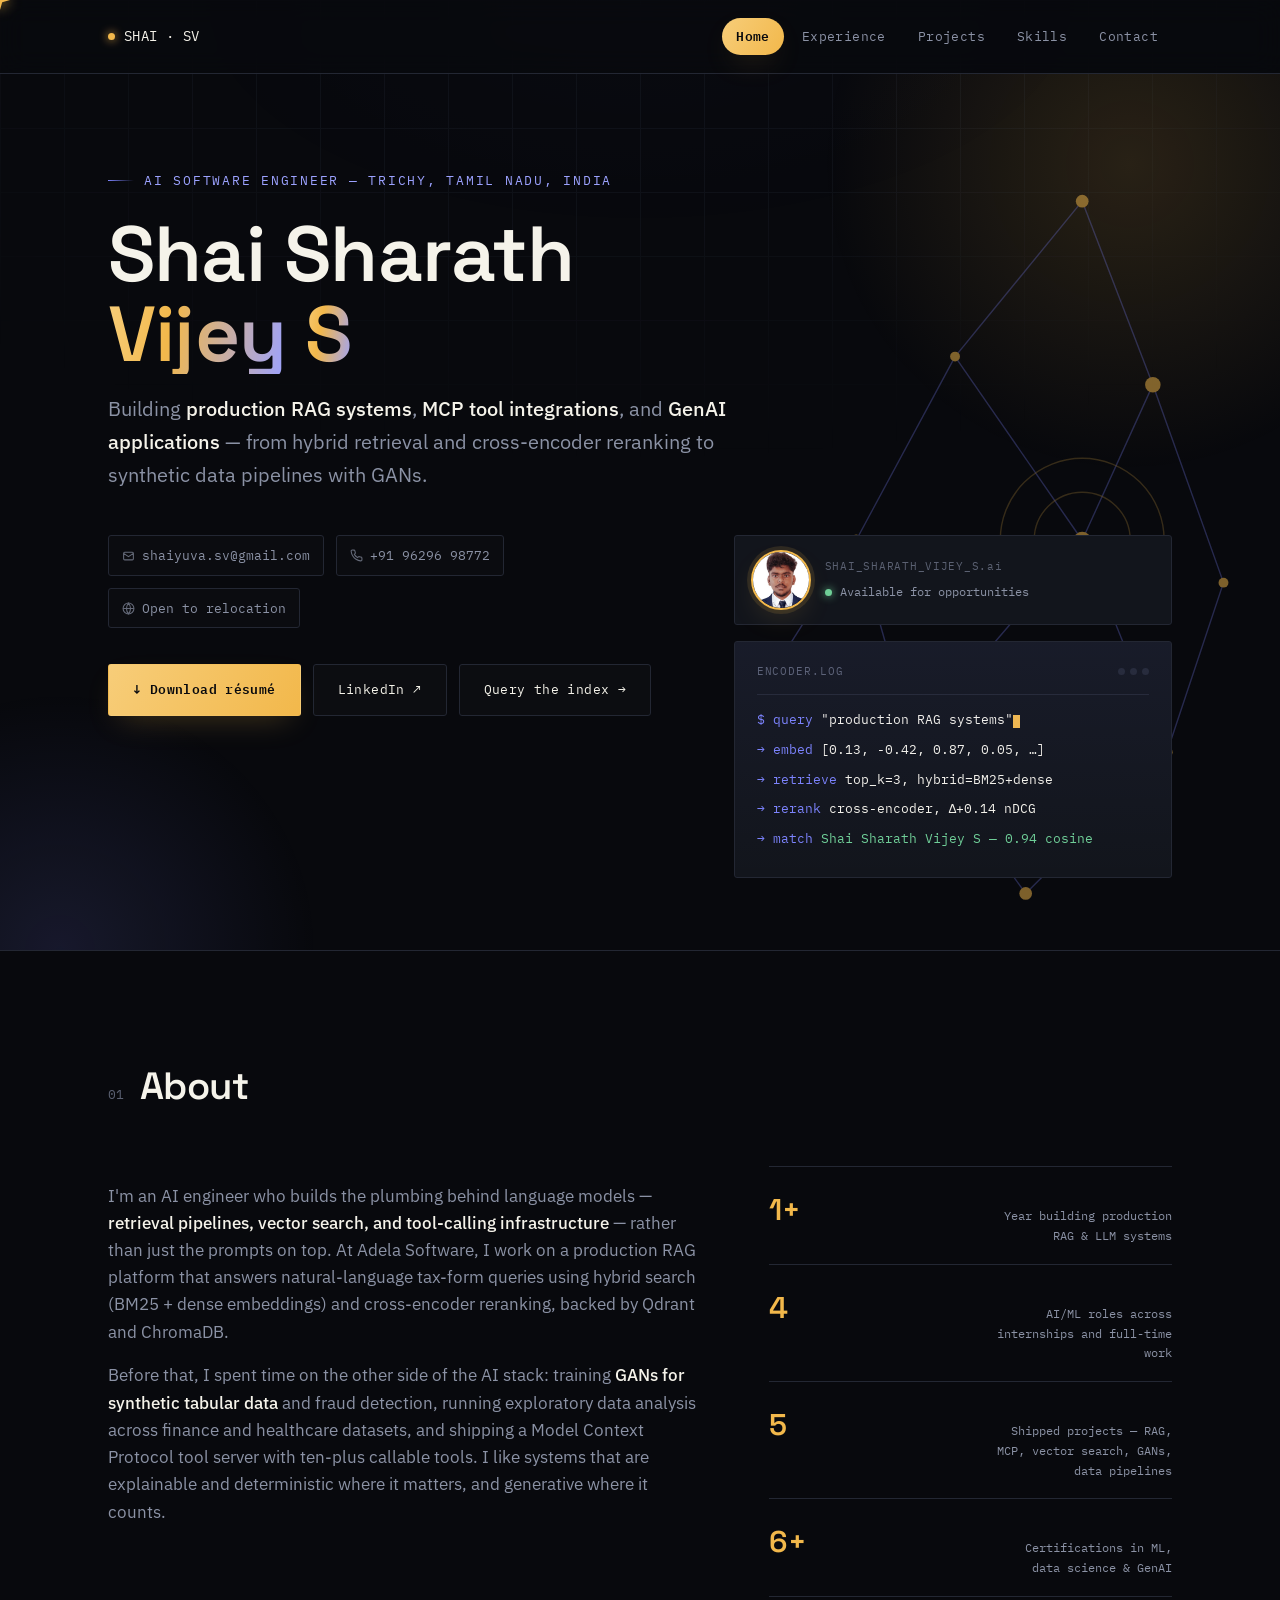
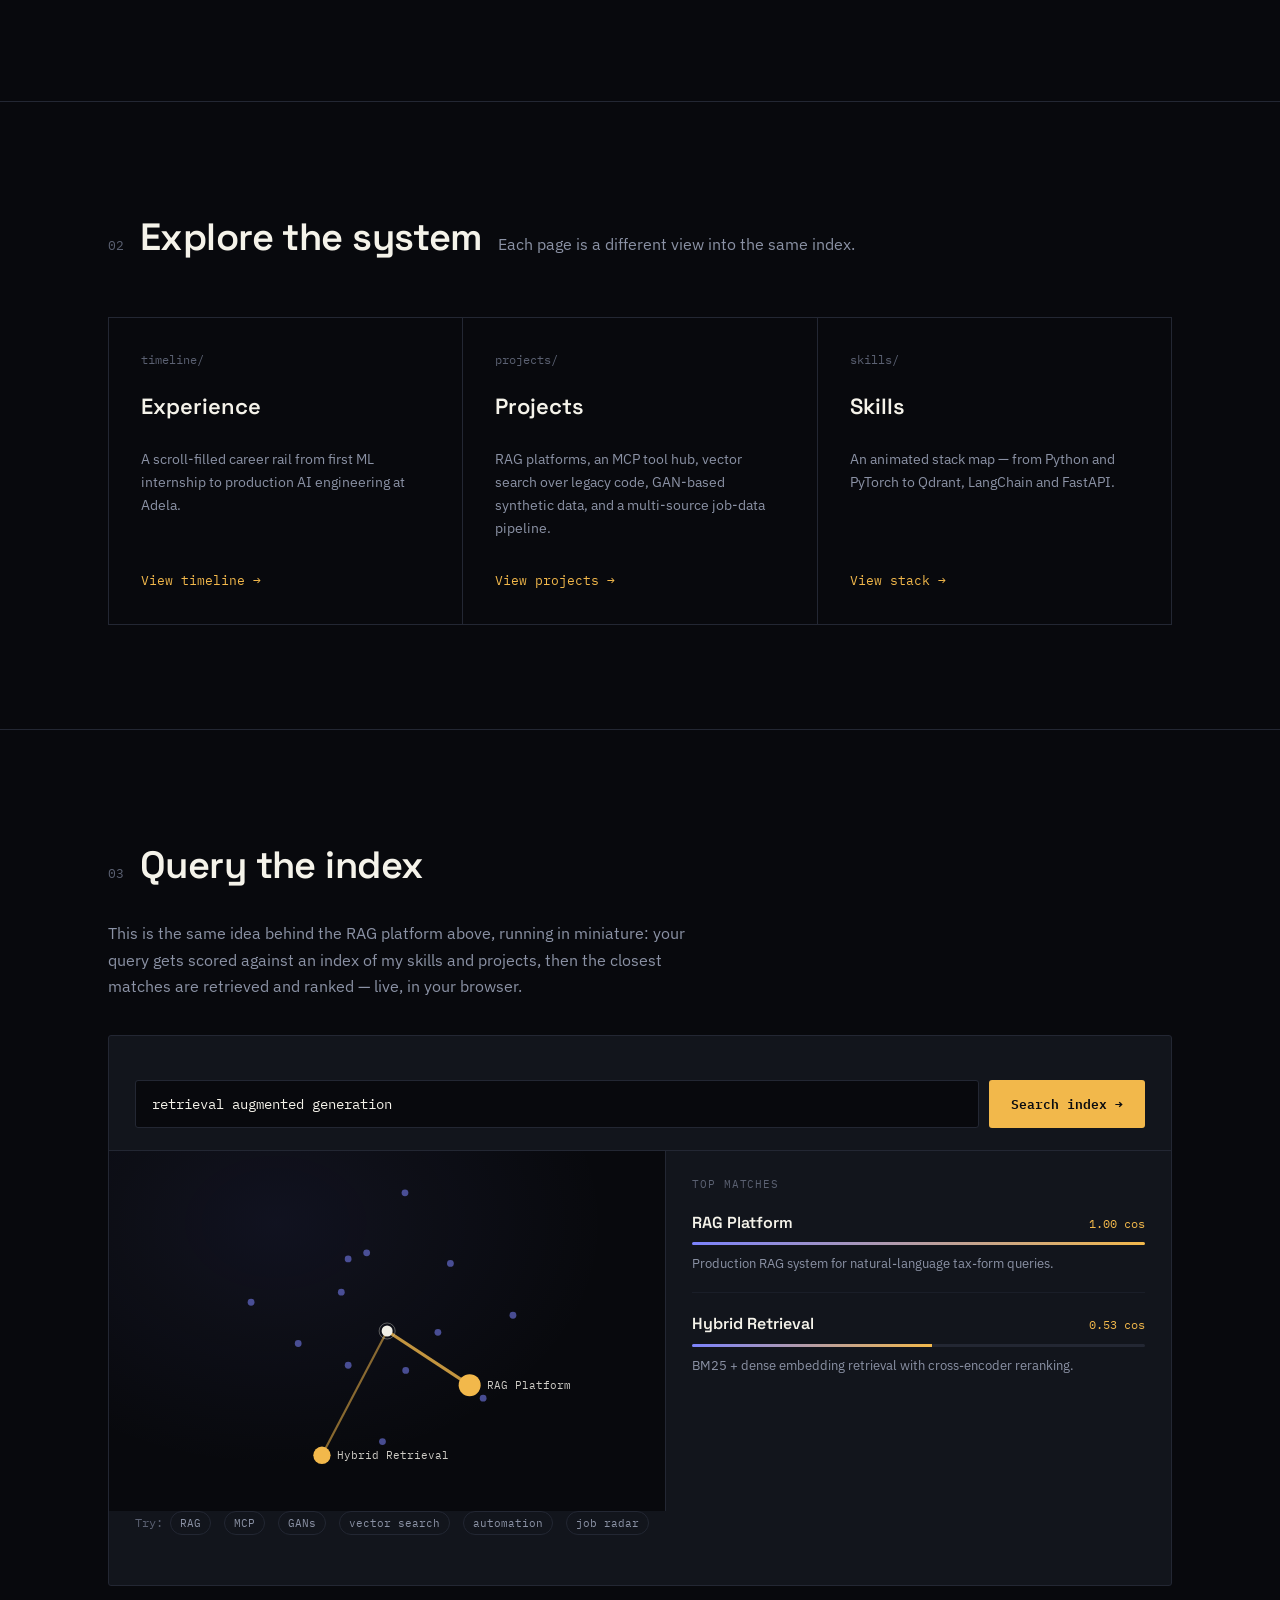
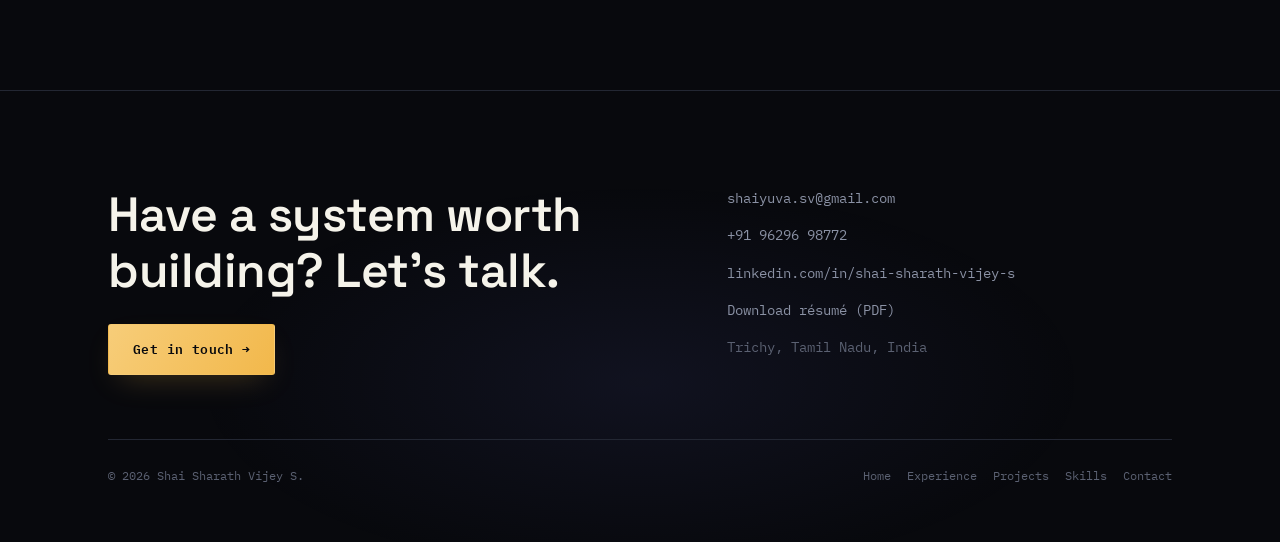
<file: index.html>
<!DOCTYPE html>
<html lang="en">
<head>
<meta charset="UTF-8">
<meta name="viewport" content="width=device-width, initial-scale=1.0">
<title>Shai Sharath Vijey S — AI Software Engineer | RAG, LLM & MCP Systems</title>
<meta name="description" content="Shai Sharath Vijey S — AI Software Engineer building production RAG systems, MCP tool integrations, and GenAI applications with Python, FastAPI, and PyTorch.">
<meta name="robots" content="index, follow">
<link rel="canonical" href="https://shai-sharath-vijey-s.github.io/">
<meta property="og:type" content="website">
<meta property="og:title" content="Shai Sharath Vijey S — AI Software Engineer">
<meta property="og:description" content="Building production RAG systems, MCP tool integrations, and GenAI applications — hybrid retrieval, cross-encoder reranking, and synthetic data pipelines with GANs.">
<meta property="og:image" content="assets/og-image.png">
<meta property="og:url" content="https://shai-sharath-vijey-s.github.io/">
<meta name="twitter:card" content="summary_large_image">
<meta name="twitter:title" content="Shai Sharath Vijey S — AI Software Engineer">
<meta name="twitter:description" content="Building production RAG systems, MCP tool integrations, and GenAI applications.">
<meta name="twitter:image" content="assets/og-image.png">
<link rel="icon" href="assets/favicon.svg" type="image/svg+xml">
<link rel="preconnect" href="https://fonts.googleapis.com">
<link rel="preconnect" href="https://fonts.gstatic.com" crossorigin>
<link href="https://fonts.googleapis.com/css2?family=Space+Grotesk:wght@400;500;600;700&family=IBM+Plex+Mono:wght@400;500;600&family=IBM+Plex+Sans:wght@400;500;600&display=swap" rel="stylesheet">
<link rel="stylesheet" href="assets/style.css">
<style>
  /* page-specific */
  .hero{padding:96px 0 72px; border-bottom:1px solid var(--line); overflow:hidden;}
  h1.name{font-family:'Space Grotesk', sans-serif; font-weight:600; font-size:clamp(40px, 7vw, 78px); line-height:1.02; margin:0 0 18px; letter-spacing:-0.01em;}
  .role-line{font-size:clamp(16px, 2vw, 20px); color:var(--text-muted); max-width:640px; margin:0 0 32px;}
  .role-line b{color:var(--text); font-weight:500;}
  .hero-grid{display:grid; grid-template-columns:1.3fr 1fr; gap:56px; align-items:start; margin-top:44px;}
  @media (max-width:860px){ .hero-grid{grid-template-columns:1fr;} }
  .contact-row{display:flex; flex-wrap:wrap; gap:12px; margin-bottom:36px;}
  .chip svg{width:13px; height:13px; opacity:0.7;}

  .readout{border:1px solid var(--line); background:var(--ink-raised); border-radius:var(--radius); padding:20px 22px; font-family:'IBM Plex Mono', monospace; font-size:12.5px; color:var(--text-muted); min-height:210px; position:relative; overflow:hidden;}
  .readout::before{content:''; position:absolute; inset:0; background:linear-gradient(rgba(124,131,253,0.06), transparent); animation:scan 4s linear infinite; pointer-events:none;}
  @keyframes scan{0%{transform:translateY(-100%);} 100%{transform:translateY(100%);}}
  .readout-head{display:flex; justify-content:space-between; align-items:center; padding-bottom:14px; margin-bottom:14px; border-bottom:1px solid var(--line); color:var(--text-faint); font-size:11px; letter-spacing:0.08em; text-transform:uppercase;}
  .readout-dots{display:flex; gap:5px;}
  .readout-dots span{width:7px; height:7px; border-radius:50%; background:var(--line);}
  .readout-line{margin:0 0 9px; white-space:pre-wrap; word-break:break-word;}
  .readout-line .k{color:var(--violet);}
  .readout-line .v{color:var(--text);}
  .caret{display:inline-block; width:7px; height:13px; background:var(--amber); vertical-align:middle; animation:blink 1s steps(1) infinite;}
  @keyframes blink{50%{opacity:0;}}

  /* about */
  .about-grid{display:grid; grid-template-columns:1.5fr 1fr; gap:56px;}
  @media (max-width:860px){ .about-grid{grid-template-columns:1fr;} }
  .about-text p{color:var(--text-muted); font-size:16.5px; max-width:60ch;}
  .about-text b{color:var(--text); font-weight:500;}
  .stat-list{border-top:1px solid var(--line);}
  .stat{display:flex; justify-content:space-between; align-items:baseline; padding:18px 0; border-bottom:1px solid var(--line);}
  .stat-num{font-family:'Space Grotesk', sans-serif; font-size:30px; color:var(--amber); font-weight:600;}
  .stat-label{font-family:'IBM Plex Mono', monospace; font-size:12px; color:var(--text-muted); text-align:right; max-width:180px;}

  /* teaser cards linking to subpages */
  .teaser-grid{display:grid; grid-template-columns:repeat(3,1fr); gap:1px; background:var(--line); border:1px solid var(--line);}
  @media (max-width:860px){ .teaser-grid{grid-template-columns:1fr;} }
  .teaser-card{background:var(--ink); padding:32px; display:flex; flex-direction:column; min-height:220px; text-decoration:none; color:var(--text); position:relative; overflow:hidden; transition:background .25s ease;}
  .teaser-card:hover{background:var(--ink-raised);}
  .teaser-num{font-family:'IBM Plex Mono', monospace; color:var(--text-faint); font-size:12px; margin-bottom:18px;}
  .teaser-title{font-family:'Space Grotesk', sans-serif; font-size:22px; font-weight:600; margin:0 0 10px;}
  .teaser-desc{color:var(--text-muted); font-size:14px; flex-grow:1;}
  .teaser-arrow{font-family:'IBM Plex Mono', monospace; font-size:13px; color:var(--amber); margin-top:16px; transition:transform .2s ease;}
  .teaser-card:hover .teaser-arrow{transform:translateX(6px);}

  /* playground */
  .pg-wrap{border:1px solid var(--line); background:var(--ink-raised); border-radius:var(--radius); overflow:hidden;}
  .pg-top{padding:26px 26px 0;}
  .pg-search{display:flex; gap:10px; margin:18px 0 22px; flex-wrap:wrap;}
  .pg-search input{flex:1; min-width:220px; background:var(--ink); border:1px solid var(--line); color:var(--text); font-family:'IBM Plex Mono', monospace; font-size:14px; padding:14px 16px; border-radius:var(--radius); outline:none;}
  .pg-search input:focus{border-color:var(--violet);}
  .pg-search input::placeholder{color:var(--text-faint);}
  .pg-search button{font-family:'IBM Plex Mono', monospace; font-size:13px; font-weight:600; background:var(--amber); color:#0A0C10; border:none; padding:0 22px; border-radius:var(--radius); cursor:pointer;}
  .pg-hint{font-family:'IBM Plex Mono', monospace; font-size:11.5px; color:var(--text-faint); margin-bottom:22px;}
  .pg-hint button{background:none; border:1px solid var(--line); color:var(--text-muted); font-family:'IBM Plex Mono', monospace; font-size:11px; padding:4px 9px; border-radius:20px; cursor:pointer; margin-right:6px; margin-bottom:6px;}
  .pg-hint button:hover{color:var(--text); border-color:var(--violet);}
  .pg-canvas-row{display:grid; grid-template-columns:1.1fr 1fr; gap:0; border-top:1px solid var(--line);}
  @media (max-width:860px){ .pg-canvas-row{grid-template-columns:1fr;} }
  #pgCanvas{display:block; width:100%; height:360px; background:radial-gradient(ellipse at 30% 20%, rgba(124,131,253,0.08), transparent 60%), var(--ink);}
  .pg-results{padding:24px 26px; border-left:1px solid var(--line);}
  @media (max-width:860px){ .pg-results{border-left:none; border-top:1px solid var(--line);} }
  .pg-results-label{font-family:'IBM Plex Mono', monospace; font-size:11px; letter-spacing:0.08em; text-transform:uppercase; color:var(--text-faint); margin-bottom:16px;}
  .result{margin-bottom:18px; padding-bottom:18px; border-bottom:1px solid var(--line-soft);}
  .result:last-child{border-bottom:none;}
  .result-top{display:flex; justify-content:space-between; align-items:baseline; margin-bottom:6px;}
  .result-title{font-family:'Space Grotesk', sans-serif; font-size:16px; font-weight:600;}
  .result-score{font-family:'IBM Plex Mono', monospace; font-size:12px; color:var(--amber);}
  .result-bar{height:3px; background:var(--line); border-radius:2px; overflow:hidden; margin-bottom:8px;}
  .result-bar-fill{height:100%; background:linear-gradient(90deg, var(--violet), var(--amber));}
  .result-desc{font-size:13px; color:var(--text-muted);}
</style>
<link rel="stylesheet" href="assets/fx.css">
<script>try{sessionStorage.getItem("fxnav")&&document.documentElement.classList.add("fx-nav")}catch(e){}</script>
</head>
<body>
<div class="curtain" data-hold="1500">
  <div class="curtain-brand">
    <div class="cb-glow"></div>
    <span class="cb-line display" data-reveal="chars">Shai Sharath</span>
    <span class="cb-line display grad-text cb-line2">Vijey S</span>
    <span class="cb-tag">AI Software Engineer</span>
  </div>
</div>
<div class="grid-bg"></div>

<header class="nav">
  <div class="nav-inner">
    <a class="logo" href="index.html"><span class="dot"></span>SHAI&nbsp;·&nbsp;SV</a>
    <button class="nav-toggle mono" aria-label="Menu">☰</button>
    <nav class="links">
      <a href="index.html" data-transition>Home</a>
      <a href="experience.html" data-transition>Experience</a>
      <a href="projects.html" data-transition>Projects</a>
      <a href="skills.html" data-transition>Skills</a>
      <a href="contact.html" data-transition>Contact</a>
    </nav>
  </div>
</header>

<section class="hero">
  <div class="hero-bg-art" aria-hidden="true">
    <svg viewBox="0 0 700 620" xmlns="http://www.w3.org/2000/svg">
      <g stroke="var(--violet)" stroke-width="1" opacity="0.55" fill="none">
        <line x1="560" y1="90" x2="470" y2="200"/><line x1="560" y1="90" x2="610" y2="220"/>
        <line x1="470" y1="200" x2="400" y2="330"/><line x1="470" y1="200" x2="560" y2="330"/>
        <line x1="610" y1="220" x2="560" y2="330"/><line x1="610" y1="220" x2="660" y2="360"/>
        <line x1="400" y1="330" x2="440" y2="470"/><line x1="560" y1="330" x2="440" y2="470"/>
        <line x1="560" y1="330" x2="620" y2="480"/><line x1="660" y1="360" x2="620" y2="480"/>
        <line x1="440" y1="470" x2="520" y2="580"/><line x1="620" y1="480" x2="520" y2="580"/>
        <line x1="400" y1="330" x2="330" y2="440"/><line x1="330" y1="440" x2="440" y2="470"/>
      </g>
      <g fill="var(--amber)">
        <circle cx="560" cy="90" r="4.5"/><circle cx="470" cy="200" r="3.5"/><circle cx="610" cy="220" r="5.5"/>
        <circle cx="400" cy="330" r="4"/><circle cx="560" cy="330" r="6"/><circle cx="660" cy="360" r="3.5"/>
        <circle cx="440" cy="470" r="5"/><circle cx="620" cy="480" r="4"/><circle cx="520" cy="580" r="4.5"/>
        <circle cx="330" cy="440" r="3.5"/>
      </g>
      <g stroke="var(--amber)" stroke-width="1" opacity="0.4" fill="none">
        <circle cx="560" cy="330" r="34"/><circle cx="560" cy="330" r="58"/>
      </g>
    </svg>
  </div>
  <div class="wrap">
    <div class="eyebrow reveal in">AI Software Engineer — Trichy, Tamil Nadu, India</div>
    <h1 class="name display" id="heroName"><span class="tr-word"><span style="transition-delay:0ms">Shai</span></span> <span class="tr-word"><span style="transition-delay:70ms">Sharath</span></span><br><span class="tr-word"><span class="grad-text" style="transition-delay:140ms">Vijey</span></span> <span class="tr-word"><span class="grad-text" style="transition-delay:210ms">S</span></span></h1>
    <p class="role-line">Building <b>production RAG systems</b>, <b>MCP tool integrations</b>, and <b>GenAI applications</b> — from hybrid retrieval and cross-encoder reranking to synthetic data pipelines with GANs.</p>

    <div class="hero-grid">
      <div>
        <div class="contact-row">
          <span class="chip"><svg viewBox="0 0 24 24" fill="none" stroke="currentColor" stroke-width="2"><path d="M3 8l9 6 9-6M3 8v10a2 2 0 002 2h14a2 2 0 002-2V8M3 8a2 2 0 012-2h14a2 2 0 012 2"/></svg> shaiyuva.sv@gmail.com</span>
          <span class="chip"><svg viewBox="0 0 24 24" fill="none" stroke="currentColor" stroke-width="2"><path d="M22 16.92v3a2 2 0 01-2.18 2 19.79 19.79 0 01-8.63-3.07 19.5 19.5 0 01-6-6 19.79 19.79 0 01-3.07-8.67A2 2 0 014.11 2h3a2 2 0 012 1.72c.13.96.36 1.9.68 2.81a2 2 0 01-.45 2.11L8.09 9.91a16 16 0 006 6l1.27-1.27a2 2 0 012.11-.45c.91.32 1.85.55 2.81.68A2 2 0 0122 16.92z"/></svg> +91 96296 98772</span>
          <span class="chip"><svg viewBox="0 0 24 24" fill="none" stroke="currentColor" stroke-width="2"><circle cx="12" cy="12" r="10"/><path d="M2 12h20M12 2a15.3 15.3 0 010 20 15.3 15.3 0 010-20z"/></svg> Open to relocation</span>
        </div>
        <div class="btn-row">
          <a class="btn btn-primary" href="assets/Shai-Sharath-Vijey-S-Resume.pdf" download>↓ Download résumé</a>
          <a class="btn btn-ghost" href="https://www.linkedin.com/in/shai-sharath-vijey-s-b79546251" target="_blank" rel="noopener">LinkedIn ↗</a>
          <a class="btn btn-ghost" href="#index">Query the index →</a>
        </div>
      </div>

      <div>
        <div class="profile-card reveal in">
          <img src="assets/profile.jpg" alt="Shai Sharath Vijey S — AI Software Engineer" class="profile-img" width="60" height="60">
          <div class="profile-meta">
            <span class="profile-name mono">SHAI_SHARATH_VIJEY_S.ai</span>
            <span class="profile-status"><span class="dot-pulse"></span>Available for opportunities</span>
          </div>
        </div>
        <div class="readout mono">
          <div class="readout-head"><span>encoder.log</span><span class="readout-dots"><span></span><span></span><span></span></span></div>
          <p class="readout-line"><span class="k">$ query</span> <span class="v" id="typeTarget"></span><span class="caret"></span></p>
          <p class="readout-line"><span class="k">→ embed</span> <span class="v">[0.13, -0.42, 0.87, 0.05, …]</span></p>
          <p class="readout-line"><span class="k">→ retrieve</span> <span class="v">top_k=3, hybrid=BM25+dense</span></p>
          <p class="readout-line"><span class="k">→ rerank</span> <span class="v">cross-encoder, Δ+0.14 nDCG</span></p>
          <p class="readout-line"><span class="k">→ match</span> <span class="v" style="color:var(--green)">Shai Sharath Vijey S — 0.94 cosine</span></p>
        </div>
      </div>
    </div>
  </div>
</section>

<section class="section" id="about">
  <div class="wrap">
    <div class="section-head reveal"><span class="section-num mono">01</span><h2 class="section-title">About</h2></div>
    <div class="about-grid reveal">
      <div class="about-text">
        <p>I'm an AI engineer who builds the plumbing behind language models — <b>retrieval pipelines, vector search, and tool-calling infrastructure</b> — rather than just the prompts on top. At Adela Software, I work on a production RAG platform that answers natural-language tax-form queries using hybrid search (BM25 + dense embeddings) and cross-encoder reranking, backed by Qdrant and ChromaDB.</p>
        <p>Before that, I spent time on the other side of the AI stack: training <b>GANs for synthetic tabular data</b> and fraud detection, running exploratory data analysis across finance and healthcare datasets, and shipping a Model Context Protocol tool server with ten-plus callable tools. I like systems that are explainable and deterministic where it matters, and generative where it counts.</p>
      </div>
      <div class="stat-list mono">
        <div class="stat"><span class="stat-num">1+</span><span class="stat-label">Year building production RAG &amp; LLM systems</span></div>
        <div class="stat"><span class="stat-num">4</span><span class="stat-label">AI/ML roles across internships and full-time work</span></div>
        <div class="stat"><span class="stat-num">5</span><span class="stat-label">Shipped projects — RAG, MCP, vector search, GANs, data pipelines</span></div>
        <div class="stat"><span class="stat-num">6+</span><span class="stat-label">Certifications in ML, data science &amp; GenAI</span></div>
      </div>
    </div>
  </div>
</section>

<section class="section" id="explore">
  <div class="wrap">
    <div class="section-head reveal"><span class="section-num mono">02</span><h2 class="section-title">Explore the system</h2><span class="section-sub" style="margin-top:0;">Each page is a different view into the same index.</span></div>
    <div class="teaser-grid reveal">
      <a class="teaser-card" href="experience.html" data-transition>
        <span class="teaser-num mono">timeline/</span>
        <h3 class="teaser-title">Experience</h3>
        <p class="teaser-desc">A scroll-filled career rail from first ML internship to production AI engineering at Adela.</p>
        <span class="teaser-arrow">View timeline →</span>
      </a>
      <a class="teaser-card" href="projects.html" data-transition>
        <span class="teaser-num mono">projects/</span>
        <h3 class="teaser-title">Projects</h3>
        <p class="teaser-desc">RAG platforms, an MCP tool hub, vector search over legacy code, GAN-based synthetic data, and a multi-source job-data pipeline.</p>
        <span class="teaser-arrow">View projects →</span>
      </a>
      <a class="teaser-card" href="skills.html" data-transition>
        <span class="teaser-num mono">skills/</span>
        <h3 class="teaser-title">Skills</h3>
        <p class="teaser-desc">An animated stack map — from Python and PyTorch to Qdrant, LangChain and FastAPI.</p>
        <span class="teaser-arrow">View stack →</span>
      </a>
    </div>
  </div>
</section>

<section class="section" id="index">
  <div class="wrap">
    <div class="section-head reveal"><span class="section-num mono">03</span><h2 class="section-title">Query the index</h2></div>
    <p class="section-sub reveal" style="margin-top:-24px; margin-bottom:36px;">This is the same idea behind the RAG platform above, running in miniature: your query gets scored against an index of my skills and projects, then the closest matches are retrieved and ranked — live, in your browser.</p>
    <div class="pg-wrap reveal">
      <div class="pg-top">
        <div class="pg-search">
          <input id="pgInput" type="text" placeholder="Try “vector search”, “GANs”, or “automation”…" autocomplete="off">
          <button id="pgBtn">Search index →</button>
        </div>
      </div>
      <div class="pg-canvas-row">
        <canvas id="pgCanvas"></canvas>
        <div class="pg-results"><div class="pg-results-label">Top matches</div><div id="pgResults"></div></div>
      </div>
      <div style="padding:0 26px 22px;">
        <div class="pg-hint">
          Try:
          <button data-q="retrieval augmented generation">RAG</button>
          <button data-q="model context protocol tools">MCP</button>
          <button data-q="generative adversarial networks">GANs</button>
          <button data-q="vector database semantic search">vector search</button>
          <button data-q="web scraping automation">automation</button>
          <button data-q="job scraper pipeline dashboard">job radar</button>
        </div>
      </div>
    </div>
  </div>
</section>

<footer id="contact">
  <div class="wrap">
    <div class="footer-grid reveal">
      <div>
        <h3 class="footer-cta display">Have a system worth<br>building? Let's talk.</h3>
        <a class="btn btn-primary" href="contact.html" data-transition>Get in touch →</a>
      </div>
      <div class="footer-links">
        <a href="mailto:shaiyuva.sv@gmail.com">shaiyuva.sv@gmail.com</a>
        <a href="tel:+919629698772">+91 96296 98772</a>
        <a href="https://www.linkedin.com/in/shai-sharath-vijey-s-b79546251" target="_blank" rel="noopener">linkedin.com/in/shai-sharath-vijey-s</a>
        <a href="assets/Shai-Sharath-Vijey-S-Resume.pdf" download>Download résumé (PDF)</a>
        <span style="color:var(--text-faint)">Trichy, Tamil Nadu, India</span>
      </div>
    </div>
    <div class="footer-bottom">
      <span>© 2026 Shai Sharath Vijey S.</span>
      <div class="footer-nav mono">
        <a href="index.html" data-transition>Home</a>
        <a href="experience.html" data-transition>Experience</a>
        <a href="projects.html" data-transition>Projects</a>
        <a href="skills.html" data-transition>Skills</a>
        <a href="contact.html" data-transition>Contact</a>
      </div>
    </div>
  </div>
</footer>

<script src="assets/main.js"></script>
<script>
/* hero name reveal, timed to the moment the curtain sweeps away */
setTimeout(()=>{ const h = document.getElementById('heroName'); if(h) h.classList.add('tr-ready'); }, 1500);
</script>
<script>
/* typewriter */
(function(){
  const target = document.getElementById('typeTarget');
  const phrases = ['"production RAG systems"', '"MCP tool integrations"', '"hybrid retrieval + reranking"', '"GAN synthetic data"'];
  let pi = 0, ci = 0, deleting = false;
  function tick(){
    const full = phrases[pi];
    if(!deleting){ ci++; target.textContent = full.slice(0, ci); if(ci === full.length){ deleting = true; setTimeout(tick, 1400); return; } }
    else { ci--; target.textContent = full.slice(0, ci); if(ci === 0){ deleting = false; pi = (pi+1) % phrases.length; } }
    setTimeout(tick, deleting ? 28 : 55);
  }
  tick();
})();

/* retrieval playground */
(function(){
  const nodes = [
    {label:"RAG Platform", tags:["rag","retrieval","augmented","generation","fastapi","qdrant","chromadb","langchain","tax","hybrid","bm25","dense"], desc:"Production RAG system for natural-language tax-form queries."},
    {label:"MCP Tool Hub", tags:["mcp","model","context","protocol","automation","selenium","flask","pyinstaller","tools","tool","calling"], desc:"Modular MCP tool server with 10+ callable automation tools."},
    {label:"Legacy Code Intelligence", tags:["php","asp","vector","search","qdrant","static","analysis","dashboard","legacy","codebase"], desc:"Vector-indexed code search over an undocumented legacy codebase."},
    {label:"Synthetic Data — GANs", tags:["gan","gans","ctgan","realtabformer","pytorch","synthetic","data","generative","adversarial"], desc:"CTGAN + custom GAN pipeline generating synthetic tabular data."},
    {label:"Hybrid Retrieval", tags:["bm25","dense","embeddings","reranking","rerank","cross-encoder","hybrid","retrieval"], desc:"BM25 + dense embedding retrieval with cross-encoder reranking."},
    {label:"Vector Databases", tags:["qdrant","chromadb","vector","database","semantic","search","embeddings"], desc:"Hands-on with Qdrant and ChromaDB for semantic search at scale."},
    {label:"Python Engineering", tags:["python","pandas","numpy","scikit-learn","sklearn","sql"], desc:"Core language for every ML pipeline and backend service I ship."},
    {label:"LLM Systems", tags:["llm","llms","genai","generative","ai","inference","prompting","chat"], desc:"Multi-session AI chat service and LLM-driven query analysis."},
    {label:"FastAPI Backend", tags:["fastapi","flask","rest","api","async","gunicorn","render","backend"], desc:"Async REST backends deployed with FastAPI, Flask and Gunicorn."},
    {label:"GAN Research", tags:["gan","gans","realtabformer","ctgan","generative","research"], desc:"Tested CTGAN and RealTabFormer for privacy-preserving datasets."},
    {label:"Data Analysis", tags:["eda","statistics","statistical","power","bi","matplotlib","seaborn","visualization"], desc:"EDA and statistical validation across finance and healthcare data."},
    {label:"Automation & Scraping", tags:["selenium","web","scraping","automation","fastmcp"], desc:"Selenium-driven scraping wired into MCP-callable tools."},
    {label:"Certifications", tags:["tata","forage","upgrad","scaler","lmes","genai","analytics","certification"], desc:"Six certifications spanning GenAI, ML, and data science."},
    {label:"Hackathon Win", tags:["hackathon","psg","air","purifier","innovation","award"], desc:"Regional hackathon win at PSG College of Technology."},
    {label:"Fresher Job Radar — Multi-Source Aggregator & MCP Server", tags:["scraping","scraper","etl","pipeline","dashboard","sse","mcp","jobs","automation","rate","limit","circuit","breaker","flask","sqlite","playwright"], desc:"Multi-source job scraper with a live dashboard and a read-only MCP server."}
  ];
  const canvas = document.getElementById('pgCanvas');
  const ctx = canvas.getContext('2d');
  let W, H, DPR; const positions = [];
  function layout(){
    const rect = canvas.getBoundingClientRect();
    DPR = window.devicePixelRatio || 1; W = rect.width; H = rect.height;
    canvas.width = W * DPR; canvas.height = H * DPR;
    ctx.setTransform(DPR,0,0,DPR,0,0);
    positions.length = 0;
    const cx = W/2, cy = H/2, n = nodes.length;
    for(let i=0;i<n;i++){
      const angle = (i / n) * Math.PI * 2 + 0.4;
      const rx = Math.min(W,H)*0.40 * (0.65 + 0.35*Math.sin(i*2.1));
      const ry = Math.min(W,H)*0.40 * (0.65 + 0.35*Math.cos(i*1.7));
      positions.push({x: cx + Math.cos(angle) * rx, y: cy + Math.sin(angle) * ry, phase: Math.random()*Math.PI*2});
    }
  }
  let activeMatches = [], queryPoint = null, t = 0;
  function draw(){
    t += 0.016; ctx.clearRect(0,0,W,H);
    const cx = W/2, cy = H/2;
    const drawn = positions.map((p)=>({x: p.x + Math.sin(t*0.6 + p.phase)*4, y: p.y + Math.cos(t*0.5 + p.phase)*4}));
    if(queryPoint){
      activeMatches.forEach(m=>{
        const p = drawn[m.idx];
        ctx.beginPath(); ctx.moveTo(queryPoint.x, queryPoint.y); ctx.lineTo(p.x, p.y);
        ctx.strokeStyle = `rgba(242,184,75,${0.25 + m.score*0.55})`; ctx.lineWidth = 1 + m.score*2.2; ctx.stroke();
      });
    }
    drawn.forEach((p,i)=>{
      const match = activeMatches.find(m=>m.idx===i);
      const r = match ? 6 + match.score*5 : 3.4;
      ctx.beginPath(); ctx.arc(p.x, p.y, r, 0, Math.PI*2);
      ctx.fillStyle = match ? '#F2B84B' : 'rgba(124,131,253,0.55)'; ctx.fill();
      if(match){ ctx.font = "11px 'IBM Plex Mono', monospace"; ctx.fillStyle = 'rgba(241,239,230,0.85)'; ctx.fillText(nodes[i].label, p.x + r + 6, p.y + 4); }
    });
    if(queryPoint){
      ctx.beginPath(); ctx.arc(queryPoint.x, queryPoint.y, 5.5, 0, Math.PI*2); ctx.fillStyle = '#F1EFE6'; ctx.fill();
      ctx.beginPath(); ctx.arc(queryPoint.x, queryPoint.y, 9 + Math.sin(t*3)*2, 0, Math.PI*2); ctx.strokeStyle = 'rgba(241,239,230,0.35)'; ctx.lineWidth = 1; ctx.stroke();
    } else { ctx.beginPath(); ctx.arc(cx, cy, 3, 0, Math.PI*2); ctx.fillStyle = 'rgba(139,146,165,0.5)'; ctx.fill(); }
    requestAnimationFrame(draw);
  }
  function score(query, node){
    const qwords = query.toLowerCase().split(/[^a-z0-9]+/).filter(Boolean);
    if(qwords.length === 0) return 0;
    let hits = 0;
    qwords.forEach(w=>{ if(node.tags.some(tag => tag.includes(w) || w.includes(tag))) hits++; if(node.label.toLowerCase().includes(w)) hits += 0.6; });
    return Math.min(1, hits / Math.max(2, qwords.length));
  }
  function runQuery(q){
    const results = nodes.map((n,i)=>({idx:i, score: score(q,n), node:n})).filter(r=>r.score>0).sort((a,b)=>b.score-a.score).slice(0,4);
    const cx = W/2, cy = H/2;
    queryPoint = {x:cx, y:cy};
    activeMatches = results.map(r=>({idx:r.idx, score:r.score}));
    const resultsEl = document.getElementById('pgResults');
    if(results.length === 0){ resultsEl.innerHTML = '<div style="color:var(--text-faint); font-size:13px;">No index entries matched. Try “RAG”, “MCP”, or “GANs”.</div>'; return; }
    resultsEl.innerHTML = results.map(r => `
      <div class="result">
        <div class="result-top"><span class="result-title">${r.node.label}</span><span class="result-score mono">${r.score.toFixed(2)} cos</span></div>
        <div class="result-bar"><div class="result-bar-fill" style="width:${Math.round(r.score*100)}%"></div></div>
        <div class="result-desc">${r.node.desc}</div>
      </div>`).join('');
  }
  window.addEventListener('resize', layout); layout(); draw();
  document.getElementById('pgBtn').addEventListener('click', ()=>{ const v = document.getElementById('pgInput').value.trim(); if(v) runQuery(v); });
  document.getElementById('pgInput').addEventListener('keydown', (e)=>{ if(e.key === 'Enter'){ runQuery(e.target.value.trim()); } });
  document.querySelectorAll('.pg-hint button').forEach(btn=>{ btn.addEventListener('click', ()=>{ const q = btn.getAttribute('data-q'); document.getElementById('pgInput').value = q; runQuery(q); }); });
  setTimeout(()=>{ runQuery('retrieval augmented generation'); document.getElementById('pgInput').value = 'retrieval augmented generation'; }, 600);
})();
</script>
<script src="assets/fx.js"></script>
</body>
</html>
</file>
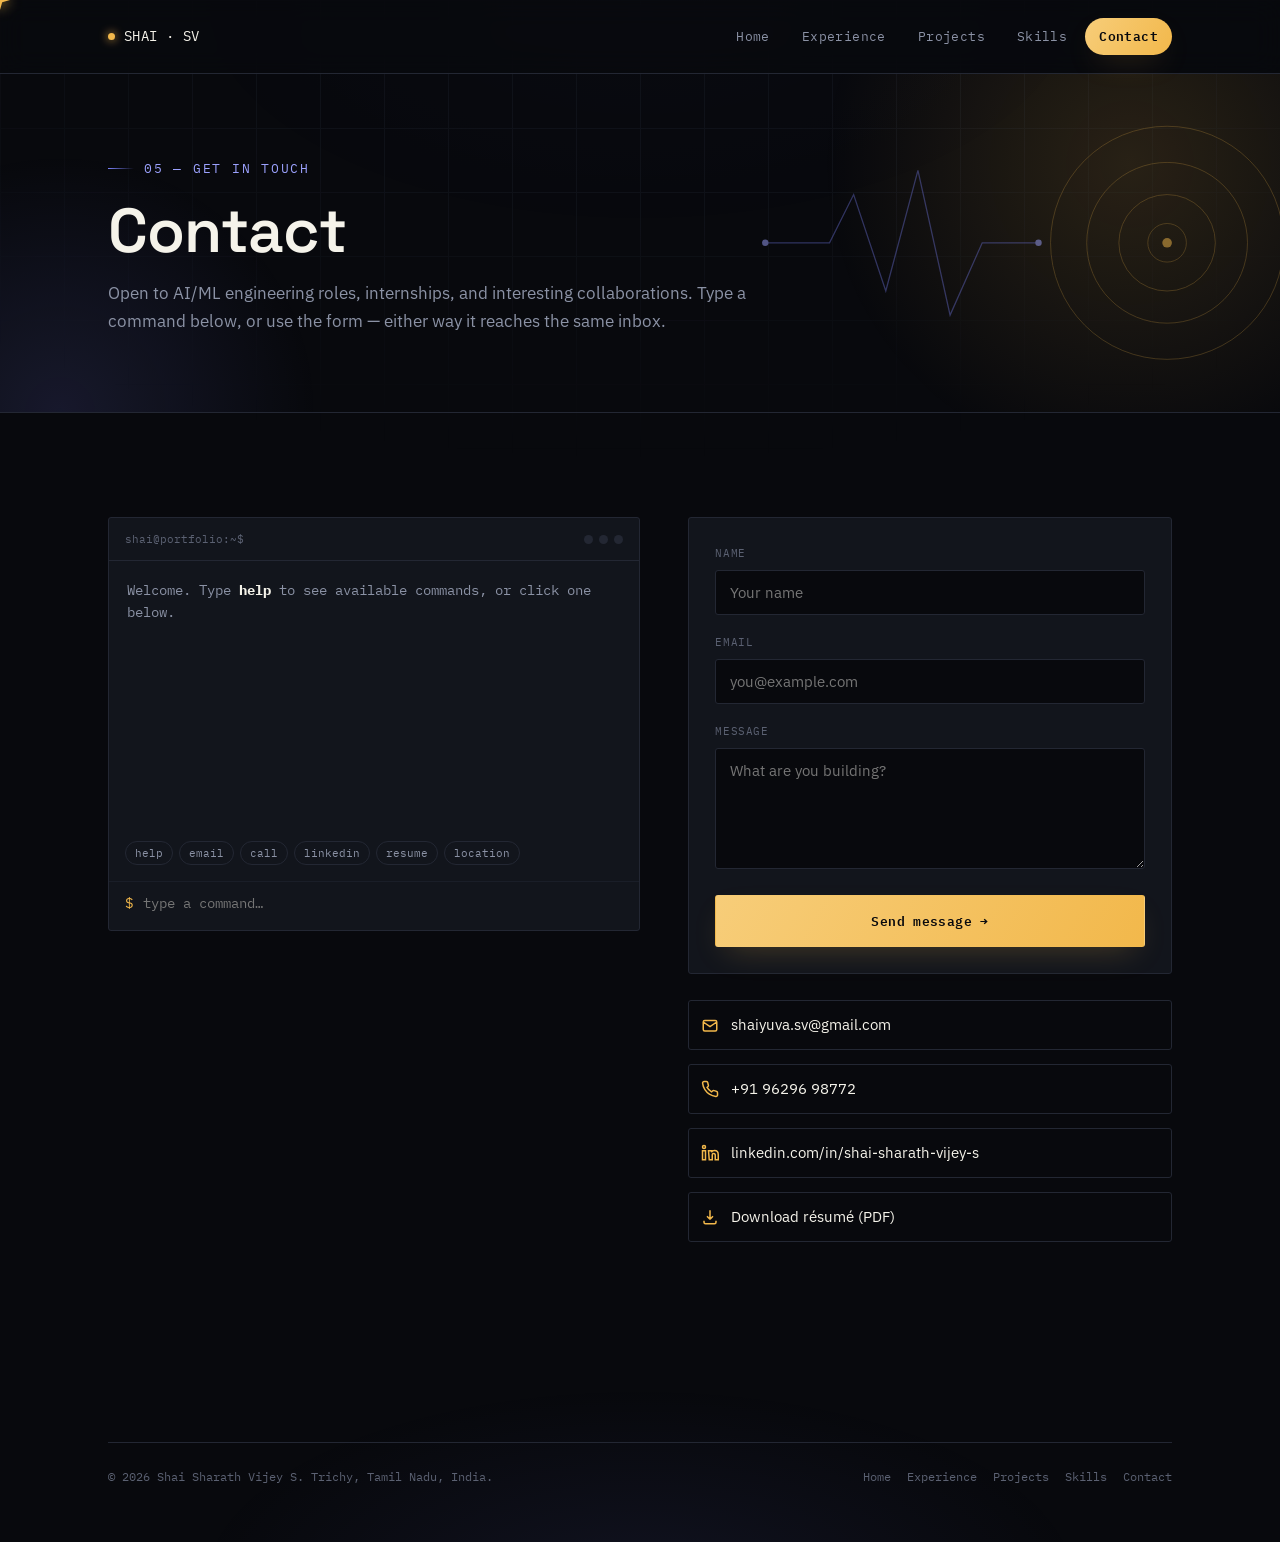
<file: contact.html>
<!DOCTYPE html>
<html lang="en">
<head>
<meta charset="UTF-8">
<meta name="viewport" content="width=device-width, initial-scale=1.0">
<title>Contact — Shai Sharath Vijey S</title>
<meta name="description" content="Get in touch with Shai Sharath Vijey S — AI Software Engineer open to AI/ML engineering roles and collaborations.">
<link rel="canonical" href="https://shai-sharath-vijey-s.github.io/contact.html">
<meta property="og:type" content="website">
<meta property="og:title" content="Contact — Shai Sharath Vijey S">
<meta property="og:description" content="Open to AI/ML engineering roles, internships, and interesting collaborations.">
<meta property="og:image" content="assets/og-image.png">
<link rel="icon" href="assets/favicon.svg" type="image/svg+xml">
<link rel="preconnect" href="https://fonts.googleapis.com">
<link rel="preconnect" href="https://fonts.gstatic.com" crossorigin>
<link href="https://fonts.googleapis.com/css2?family=Space+Grotesk:wght@400;500;600;700&family=IBM+Plex+Mono:wght@400;500;600&family=IBM+Plex+Sans:wght@400;500;600&display=swap" rel="stylesheet">
<link rel="stylesheet" href="assets/style.css">
<style>
  .contact-cols{display:grid; grid-template-columns:1.1fr 1fr; gap:48px; align-items:start;}
  @media (max-width:900px){ .contact-cols{grid-template-columns:1fr;} }

  /* terminal */
  .term{border:1px solid var(--line); background:var(--ink-raised); border-radius:var(--radius); overflow:hidden;}
  .term-head{display:flex; align-items:center; justify-content:space-between; padding:12px 16px; border-bottom:1px solid var(--line); font-family:'IBM Plex Mono', monospace; font-size:11px; color:var(--text-faint);}
  .term-dots{display:flex; gap:6px;}
  .term-dots span{width:9px; height:9px; border-radius:50%; background:var(--line);}
  .term-body{padding:18px 18px 8px; font-family:'IBM Plex Mono', monospace; font-size:13.5px; min-height:280px; max-height:360px; overflow-y:auto;}
  .term-line{margin:0 0 10px; color:var(--text-muted); white-space:pre-wrap; word-break:break-word;}
  .term-line b{color:var(--text);}
  .term-line.cmd{color:var(--amber);}
  .term-line a{color:var(--violet); text-decoration:underline;}
  .term-input-row{display:flex; align-items:center; gap:8px; padding:10px 16px 16px; border-top:1px solid var(--line-soft);}
  .term-prompt{color:var(--amber); font-family:'IBM Plex Mono', monospace; font-size:13.5px;}
  .term-input-row input{flex:1; background:none; border:none; outline:none; color:var(--text); font-family:'IBM Plex Mono', monospace; font-size:13.5px;}
  .term-hint{display:flex; flex-wrap:wrap; gap:6px; padding:0 16px 16px;}
  .term-hint button{background:none; border:1px solid var(--line); color:var(--text-muted); font-family:'IBM Plex Mono', monospace; font-size:11px; padding:4px 9px; border-radius:20px; cursor:pointer;}
  .term-hint button:hover{color:var(--text); border-color:var(--amber);}

  /* form */
  .form-card{border:1px solid var(--line); background:var(--ink-raised); border-radius:var(--radius); padding:26px;}
  .form-card label{display:block; font-family:'IBM Plex Mono', monospace; font-size:11px; letter-spacing:0.06em; text-transform:uppercase; color:var(--text-faint); margin-bottom:8px;}
  .form-row{margin-bottom:18px;}
  .form-row input, .form-row textarea{
    width:100%; background:var(--ink); border:1px solid var(--line); color:var(--text);
    font-family:'IBM Plex Sans', sans-serif; font-size:14.5px; padding:12px 14px; border-radius:var(--radius); outline:none; resize:vertical;
  }
  .form-row input:focus, .form-row textarea:focus{border-color:var(--violet);}
  .contact-list{margin-top:26px; display:flex; flex-direction:column; gap:14px;}
  .contact-list a{display:flex; align-items:center; gap:12px; text-decoration:none; color:var(--text); font-size:14.5px; padding:12px; border:1px solid var(--line); border-radius:var(--radius); transition:border-color .2s ease, transform .2s ease;}
  .contact-list a:hover{border-color:var(--amber); transform:translateX(4px);}
  .contact-list svg{width:18px; height:18px; color:var(--amber); flex-shrink:0;}
</style>
<link rel="stylesheet" href="assets/fx.css">
<script>try{sessionStorage.getItem("fxnav")&&document.documentElement.classList.add("fx-nav")}catch(e){}</script>
</head>
<body>
<div class="curtain"><span class="mono">contact.connect()</span></div>
<div class="grid-bg"></div>

<header class="nav">
  <div class="nav-inner">
    <a class="logo" href="index.html"><span class="dot"></span>SHAI&nbsp;·&nbsp;SV</a>
    <button class="nav-toggle mono" aria-label="Menu">☰</button>
    <nav class="links">
      <a href="index.html" data-transition>Home</a>
      <a href="experience.html" data-transition>Experience</a>
      <a href="projects.html" data-transition>Projects</a>
      <a href="skills.html" data-transition>Skills</a>
      <a href="contact.html" data-transition>Contact</a>
    </nav>
  </div>
</header>

<section class="page-hero">
  <div class="hero-bg-art" aria-hidden="true">
    <svg viewBox="0 0 700 420" xmlns="http://www.w3.org/2000/svg">
      <g fill="none" stroke="var(--amber)" stroke-width="1" opacity="0.55">
        <circle cx="560" cy="210" r="24"/><circle cx="560" cy="210" r="60"/>
        <circle cx="560" cy="210" r="100"/><circle cx="560" cy="210" r="145"/>
      </g>
      <circle cx="560" cy="210" r="6" fill="var(--amber)"/>
      <polyline points="60,210 140,210 170,150 210,270 250,120 290,300 330,210 400,210" fill="none" stroke="var(--violet)" stroke-width="1.6" opacity="0.7"/>
      <g fill="var(--violet-soft)">
        <circle cx="60" cy="210" r="4"/><circle cx="400" cy="210" r="4"/>
      </g>
    </svg>
  </div>
  <div class="wrap">
    <div class="page-eyebrow">05 — Get in touch</div>
    <h1 class="page-title display" data-reveal="chars">Contact</h1>
    <p class="page-sub">Open to AI/ML engineering roles, internships, and interesting collaborations. Type a command below, or use the form — either way it reaches the same inbox.</p>
  </div>
</section>

<section class="section" style="border-bottom:none;">
  <div class="wrap">
    <div class="contact-cols">

      <div class="reveal">
        <div class="term">
          <div class="term-head"><span>shai@portfolio:~$</span><span class="term-dots"><span></span><span></span><span></span></span></div>
          <div class="term-body" id="termBody">
            <p class="term-line">Welcome. Type <b>help</b> to see available commands, or click one below.</p>
          </div>
          <div class="term-hint">
            <button data-c="help">help</button>
            <button data-c="email">email</button>
            <button data-c="call">call</button>
            <button data-c="linkedin">linkedin</button>
            <button data-c="resume">resume</button>
            <button data-c="location">location</button>
          </div>
          <div class="term-input-row">
            <span class="term-prompt">$</span>
            <input id="termInput" type="text" placeholder="type a command…" autocomplete="off">
          </div>
        </div>
      </div>

      <div class="reveal">
        <div class="form-card">
          <form id="contactForm" action="https://formspree.io/f/mjybabpo" method="POST">
            <div class="form-row"><label for="fname">Name</label><input id="fname" name="name" type="text" required placeholder="Your name"></div>
            <div class="form-row"><label for="femail">Email</label><input id="femail" name="email" type="email" required placeholder="you@example.com"></div>
            <div class="form-row"><label for="fmsg">Message</label><textarea id="fmsg" name="message" rows="5" required placeholder="What are you building?"></textarea></div>
            <button type="submit" class="btn btn-primary" style="width:100%; justify-content:center;">Send message →</button>
          </form>
        </div>

        <div class="contact-list">
          <a href="mailto:shaiyuva.sv@gmail.com"><svg viewBox="0 0 24 24" fill="none" stroke="currentColor" stroke-width="2"><path d="M3 8l9 6 9-6M3 8v10a2 2 0 002 2h14a2 2 0 002-2V8M3 8a2 2 0 012-2h14a2 2 0 012 2"/></svg> shaiyuva.sv@gmail.com</a>
          <a href="tel:+919629698772"><svg viewBox="0 0 24 24" fill="none" stroke="currentColor" stroke-width="2"><path d="M22 16.92v3a2 2 0 01-2.18 2 19.79 19.79 0 01-8.63-3.07 19.5 19.5 0 01-6-6 19.79 19.79 0 01-3.07-8.67A2 2 0 014.11 2h3a2 2 0 012 1.72c.13.96.36 1.9.68 2.81a2 2 0 01-.45 2.11L8.09 9.91a16 16 0 006 6l1.27-1.27a2 2 0 012.11-.45c.91.32 1.85.55 2.81.68A2 2 0 0122 16.92z"/></svg> +91 96296 98772</a>
          <a href="https://www.linkedin.com/in/shai-sharath-vijey-s-b79546251" target="_blank" rel="noopener"><svg viewBox="0 0 24 24" fill="none" stroke="currentColor" stroke-width="2"><rect x="2" y="9" width="4" height="12"/><circle cx="4" cy="4" r="2"/><path d="M10 9h4v2c.6-1.2 2-2.3 4-2.3 3 0 5 2 5 5.5V21h-4v-6c0-1.5-.6-2.5-2-2.5-1.2 0-2 .8-2 2.5v6h-4z"/></svg> linkedin.com/in/shai-sharath-vijey-s</a>
          <a href="assets/Shai-Sharath-Vijey-S-Resume.pdf" download><svg viewBox="0 0 24 24" fill="none" stroke="currentColor" stroke-width="2"><path d="M12 3v12m0 0l-4-4m4 4l4-4M4 17v2a2 2 0 002 2h12a2 2 0 002-2v-2"/></svg> Download résumé (PDF)</a>
        </div>
      </div>

    </div>
  </div>
</section>

<footer id="contact-footer">
  <div class="wrap">
    <div class="footer-bottom" style="border-top:1px solid var(--line); padding-top:24px;">
      <span>© 2026 Shai Sharath Vijey S. Trichy, Tamil Nadu, India.</span>
      <div class="footer-nav mono">
        <a href="index.html" data-transition>Home</a>
        <a href="experience.html" data-transition>Experience</a>
        <a href="projects.html" data-transition>Projects</a>
        <a href="skills.html" data-transition>Skills</a>
        <a href="contact.html" data-transition>Contact</a>
      </div>
    </div>
  </div>
</footer>

<script src="assets/main.js"></script>
<script>
(function(){
  const body = document.getElementById('termBody');
  const input = document.getElementById('termInput');
  function print(html, cls){
    const p = document.createElement('p');
    p.className = 'term-line' + (cls ? ' '+cls : '');
    p.innerHTML = html;
    body.appendChild(p);
    body.scrollTop = body.scrollHeight;
  }
  const commands = {
    help: "Commands: <b>email</b>, <b>call</b>, <b>linkedin</b>, <b>resume</b>, <b>location</b>, <b>clear</b>",
    email: 'Email → <a href="mailto:shaiyuva.sv@gmail.com">shaiyuva.sv@gmail.com</a>',
    call: 'Phone → <a href="tel:+919629698772">+91 96296 98772</a>',
    linkedin: 'LinkedIn → <a href="https://www.linkedin.com/in/shai-sharath-vijey-s-b79546251" target="_blank" rel="noopener">linkedin.com/in/shai-sharath-vijey-s</a>',
    resume: 'Résumé → <a href="assets/Shai-Sharath-Vijey-S-Resume.pdf" download>download PDF</a>',
    location: "Based in Trichy, Tamil Nadu, India — open to relocation.",
  };
  function run(raw){
    const cmd = raw.trim().toLowerCase();
    if(!cmd) return;
    print('<span style="color:var(--text-faint)">$</span> ' + raw, 'cmd');
    if(cmd === 'clear'){ body.innerHTML=''; return; }
    if(commands[cmd]) print(commands[cmd]);
    else print("Command not found. Type <b>help</b> for options.");
  }
  input.addEventListener('keydown', (e)=>{
    if(e.key === 'Enter'){ run(input.value); input.value=''; }
  });
  document.querySelectorAll('.term-hint button').forEach(btn=>{
    btn.addEventListener('click', ()=> run(btn.getAttribute('data-c')));
  });

  const form = document.getElementById('contactForm');
  form.addEventListener('submit', function(e){
    e.preventDefault();
    const submitBtn = form.querySelector('button[type="submit"]');
    const originalText = submitBtn.textContent;
    submitBtn.textContent = 'Sending…';
    submitBtn.disabled = true;

    fetch(form.action, {
      method: 'POST',
      body: new FormData(form),
      headers: { 'Accept': 'application/json' }
    })
    .then(response => {
      if (response.ok) {
        submitBtn.textContent = 'Message sent ✓';
        form.reset();
      } else {
        submitBtn.textContent = 'Something went wrong';
      }
    })
    .catch(() => {
      submitBtn.textContent = 'Something went wrong';
    })
    .finally(() => {
      setTimeout(() => {
        submitBtn.textContent = originalText;
        submitBtn.disabled = false;
      }, 3000);
    });
  });
})();
</script>
<script src="assets/fx.js"></script>
</body>
</html>
</file>
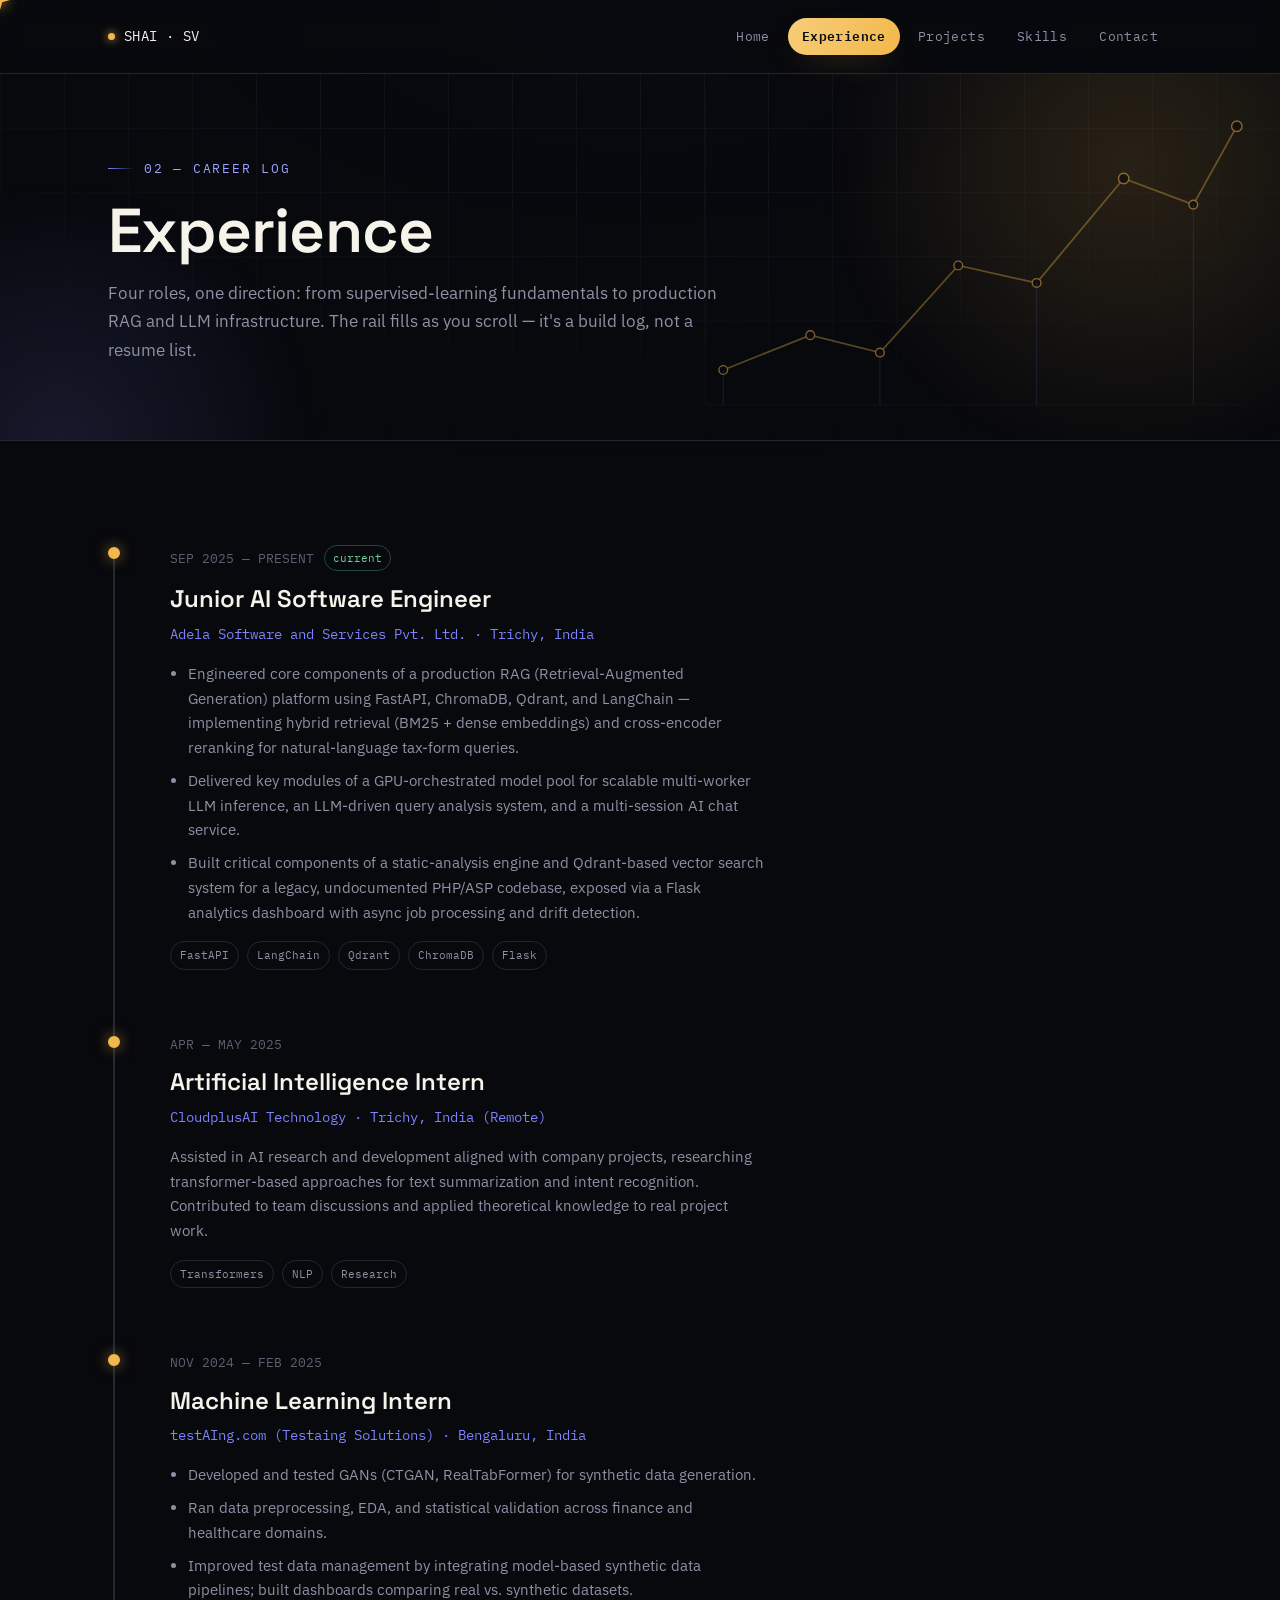
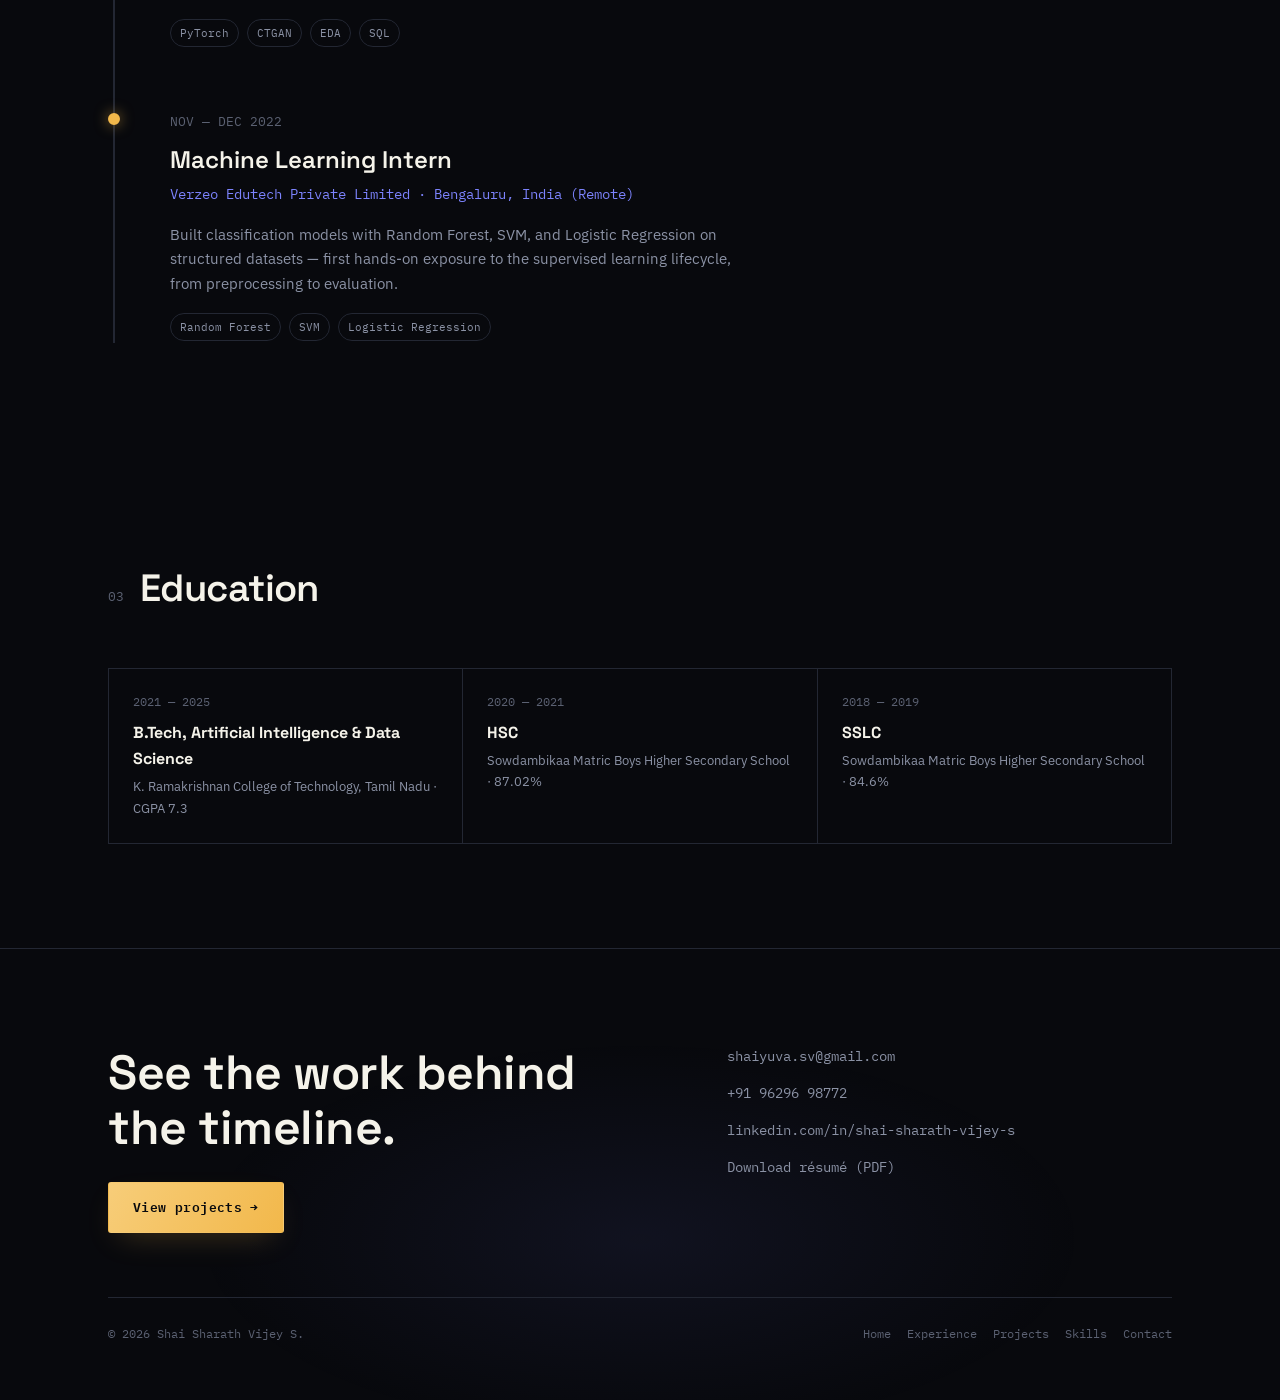
<file: experience.html>
<!DOCTYPE html>
<html lang="en">
<head>
<meta charset="UTF-8">
<meta name="viewport" content="width=device-width, initial-scale=1.0">
<title>Experience — Shai Sharath Vijey S</title>
<meta name="description" content="Career timeline of Shai Sharath Vijey S — AI Software Engineer roles across Adela Software, CloudplusAI, testAIng, and Verzeo.">
<link rel="canonical" href="https://shai-sharath-vijey-s.github.io/experience.html">
<meta property="og:type" content="website">
<meta property="og:title" content="Experience — Shai Sharath Vijey S">
<meta property="og:description" content="Four roles, one direction: from supervised-learning fundamentals to production RAG and LLM infrastructure.">
<meta property="og:image" content="assets/og-image.png">
<link rel="icon" href="assets/favicon.svg" type="image/svg+xml">
<link rel="preconnect" href="https://fonts.googleapis.com">
<link rel="preconnect" href="https://fonts.gstatic.com" crossorigin>
<link href="https://fonts.googleapis.com/css2?family=Space+Grotesk:wght@400;500;600;700&family=IBM+Plex+Mono:wght@400;500;600&family=IBM+Plex+Sans:wght@400;500;600&display=swap" rel="stylesheet">
<link rel="stylesheet" href="assets/style.css">
<style>
  .tl-wrap{position:relative; padding-left:36px;}
  .tl-rail{position:absolute; left:5px; top:6px; bottom:6px; width:2px; background:var(--line);}
  .tl-rail-fill{position:absolute; left:0; top:0; width:100%; height:0%; background:linear-gradient(var(--amber), var(--violet)); box-shadow:0 0 10px rgba(242,184,75,0.5); transition:height .1s linear;}
  .tl-item{position:relative; padding:0 0 64px 26px; border-left:none;}
  .tl-item:last-child{padding-bottom:8px;}
  .tl-node{position:absolute; left:-36px; top:2px; width:12px; height:12px; border-radius:50%; background:var(--ink); border:2px solid var(--line); transition:border-color .4s ease, background .4s ease, box-shadow .4s ease;}
  .tl-item.in .tl-node{border-color:var(--amber); background:var(--amber); box-shadow:0 0 14px rgba(242,184,75,0.6);}
  .tl-when{font-family:'IBM Plex Mono', monospace; font-size:12.5px; color:var(--text-faint); margin-bottom:8px; display:flex; align-items:center; gap:10px;}
  .tag{display:inline-block; font-size:11px; color:var(--green); border:1px solid rgba(111,207,151,0.3); padding:3px 8px; border-radius:20px;}
  .tl-role{font-family:'Space Grotesk', sans-serif; font-size:24px; font-weight:600; margin:0 0 4px;}
  .tl-org{color:var(--violet); font-size:14px; margin:0 0 16px; font-family:'IBM Plex Mono', monospace;}
  .tl-desc{color:var(--text-muted); font-size:15px; max-width:66ch;}
  .tl-desc ul{padding-left:18px; margin:10px 0 0;}
  .tl-desc li{margin-bottom:8px;}
  .tl-tools{display:flex; flex-wrap:wrap; gap:8px; margin-top:16px;}
  .tl-tools span{font-family:'IBM Plex Mono', monospace; font-size:11px; color:var(--text-muted); border:1px solid var(--line); padding:4px 9px; border-radius:20px;}

  /* education mini row */
  .edu-row{display:grid; grid-template-columns:repeat(3,1fr); gap:1px; background:var(--line); border:1px solid var(--line); margin-top:20px;}
  @media (max-width:760px){ .edu-row{grid-template-columns:1fr;} }
  .edu-card{background:var(--ink); padding:24px;}
  .edu-card .yr{font-family:'IBM Plex Mono', monospace; font-size:11.5px; color:var(--text-faint);}
  .edu-card h4{font-family:'Space Grotesk', sans-serif; font-size:16px; margin:8px 0 4px;}
  .edu-card p{color:var(--text-muted); font-size:13px; margin:0;}
</style>
<link rel="stylesheet" href="assets/fx.css">
<script>try{sessionStorage.getItem("fxnav")&&document.documentElement.classList.add("fx-nav")}catch(e){}</script>
</head>
<body>
<div class="curtain"><span class="mono">timeline.load()</span></div>
<div class="grid-bg"></div>

<header class="nav">
  <div class="nav-inner">
    <a class="logo" href="index.html"><span class="dot"></span>SHAI&nbsp;·&nbsp;SV</a>
    <button class="nav-toggle mono" aria-label="Menu">☰</button>
    <nav class="links">
      <a href="index.html" data-transition>Home</a>
      <a href="experience.html" data-transition>Experience</a>
      <a href="projects.html" data-transition>Projects</a>
      <a href="skills.html" data-transition>Skills</a>
      <a href="contact.html" data-transition>Contact</a>
    </nav>
  </div>
</header>

<section class="page-hero">
  <div class="hero-bg-art" aria-hidden="true">
    <svg viewBox="0 0 700 420" xmlns="http://www.w3.org/2000/svg">
      <g stroke="var(--line)" stroke-width="1" opacity="0.7">
        <line x1="40" y1="380" x2="660" y2="380"/><line x1="40" y1="20" x2="40" y2="380"/>
      </g>
      <polyline points="60,340 160,300 240,320 330,220 420,240 520,120 600,150 650,60" fill="none" stroke="var(--amber)" stroke-width="2" opacity="0.7"/>
      <g fill="var(--ink)" stroke="var(--amber)" stroke-width="1.6">
        <circle cx="60" cy="340" r="5"/><circle cx="160" cy="300" r="5"/><circle cx="240" cy="320" r="5"/>
        <circle cx="330" cy="220" r="5"/><circle cx="420" cy="240" r="5"/><circle cx="520" cy="120" r="6"/>
        <circle cx="600" cy="150" r="5"/><circle cx="650" cy="60" r="6"/>
      </g>
      <g stroke="var(--violet)" stroke-width="1" opacity="0.35">
        <line x1="60" y1="380" x2="60" y2="340"/><line x1="240" y1="380" x2="240" y2="320"/>
        <line x1="420" y1="380" x2="420" y2="240"/><line x1="600" y1="380" x2="600" y2="150"/>
      </g>
    </svg>
  </div>
  <div class="wrap">
    <div class="page-eyebrow">02 — Career log</div>
    <h1 class="page-title display" data-reveal="chars">Experience</h1>
    <p class="page-sub">Four roles, one direction: from supervised-learning fundamentals to production RAG and LLM infrastructure. The rail fills as you scroll — it's a build log, not a resume list.</p>
  </div>
</section>

<section class="section" style="border-bottom:none;">
  <div class="wrap">
    <div class="tl-wrap">
      <div class="tl-rail"><div class="tl-rail-fill" id="railFill"></div></div>

      <div class="tl-item">
        <div class="tl-node"></div>
        <div class="tl-when">SEP 2025 — PRESENT <span class="tag">current</span></div>
        <h3 class="tl-role display">Junior AI Software Engineer</h3>
        <p class="tl-org">Adela Software and Services Pvt. Ltd. · Trichy, India</p>
        <div class="tl-desc">
          <ul>
            <li>Engineered core components of a production RAG (Retrieval-Augmented Generation) platform using FastAPI, ChromaDB, Qdrant, and LangChain — implementing hybrid retrieval (BM25 + dense embeddings) and cross-encoder reranking for natural-language tax-form queries.</li>
            <li>Delivered key modules of a GPU-orchestrated model pool for scalable multi-worker LLM inference, an LLM-driven query analysis system, and a multi-session AI chat service.</li>
            <li>Built critical components of a static-analysis engine and Qdrant-based vector search system for a legacy, undocumented PHP/ASP codebase, exposed via a Flask analytics dashboard with async job processing and drift detection.</li>
          </ul>
        </div>
        <div class="tl-tools mono"><span>FastAPI</span><span>LangChain</span><span>Qdrant</span><span>ChromaDB</span><span>Flask</span></div>
      </div>

      <div class="tl-item">
        <div class="tl-node"></div>
        <div class="tl-when">APR — MAY 2025</div>
        <h3 class="tl-role display">Artificial Intelligence Intern</h3>
        <p class="tl-org">CloudplusAI Technology · Trichy, India (Remote)</p>
        <div class="tl-desc">Assisted in AI research and development aligned with company projects, researching transformer-based approaches for text summarization and intent recognition. Contributed to team discussions and applied theoretical knowledge to real project work.</div>
        <div class="tl-tools mono"><span>Transformers</span><span>NLP</span><span>Research</span></div>
      </div>

      <div class="tl-item">
        <div class="tl-node"></div>
        <div class="tl-when">NOV 2024 — FEB 2025</div>
        <h3 class="tl-role display">Machine Learning Intern</h3>
        <p class="tl-org">testAIng.com (Testaing Solutions) · Bengaluru, India</p>
        <div class="tl-desc">
          <ul>
            <li>Developed and tested GANs (CTGAN, RealTabFormer) for synthetic data generation.</li>
            <li>Ran data preprocessing, EDA, and statistical validation across finance and healthcare domains.</li>
            <li>Improved test data management by integrating model-based synthetic data pipelines; built dashboards comparing real vs. synthetic datasets.</li>
          </ul>
        </div>
        <div class="tl-tools mono"><span>PyTorch</span><span>CTGAN</span><span>EDA</span><span>SQL</span></div>
      </div>

      <div class="tl-item">
        <div class="tl-node"></div>
        <div class="tl-when">NOV — DEC 2022</div>
        <h3 class="tl-role display">Machine Learning Intern</h3>
        <p class="tl-org">Verzeo Edutech Private Limited · Bengaluru, India (Remote)</p>
        <div class="tl-desc">Built classification models with Random Forest, SVM, and Logistic Regression on structured datasets — first hands-on exposure to the supervised learning lifecycle, from preprocessing to evaluation.</div>
        <div class="tl-tools mono"><span>Random Forest</span><span>SVM</span><span>Logistic Regression</span></div>
      </div>
    </div>
  </div>
</section>

<section class="section" id="education">
  <div class="wrap">
    <div class="section-head reveal"><span class="section-num mono">03</span><h2 class="section-title">Education</h2></div>
    <div class="edu-row reveal">
      <div class="edu-card"><div class="yr mono">2021 — 2025</div><h4>B.Tech, Artificial Intelligence &amp; Data Science</h4><p>K. Ramakrishnan College of Technology, Tamil Nadu · CGPA 7.3</p></div>
      <div class="edu-card"><div class="yr mono">2020 — 2021</div><h4>HSC</h4><p>Sowdambikaa Matric Boys Higher Secondary School · 87.02%</p></div>
      <div class="edu-card"><div class="yr mono">2018 — 2019</div><h4>SSLC</h4><p>Sowdambikaa Matric Boys Higher Secondary School · 84.6%</p></div>
    </div>
  </div>
</section>

<footer id="contact">
  <div class="wrap">
    <div class="footer-grid reveal">
      <div>
        <h3 class="footer-cta display">See the work behind<br>the timeline.</h3>
        <a class="btn btn-primary" href="projects.html" data-transition>View projects →</a>
      </div>
      <div class="footer-links">
        <a href="mailto:shaiyuva.sv@gmail.com">shaiyuva.sv@gmail.com</a>
        <a href="tel:+919629698772">+91 96296 98772</a>
        <a href="https://www.linkedin.com/in/shai-sharath-vijey-s-b79546251" target="_blank" rel="noopener">linkedin.com/in/shai-sharath-vijey-s</a>
        <a href="assets/Shai-Sharath-Vijey-S-Resume.pdf" download>Download résumé (PDF)</a>
      </div>
    </div>
    <div class="footer-bottom">
      <span>© 2026 Shai Sharath Vijey S.</span>
      <div class="footer-nav mono">
        <a href="index.html" data-transition>Home</a>
        <a href="experience.html" data-transition>Experience</a>
        <a href="projects.html" data-transition>Projects</a>
        <a href="skills.html" data-transition>Skills</a>
        <a href="contact.html" data-transition>Contact</a>
      </div>
    </div>
  </div>
</footer>

<script src="assets/main.js"></script>
<script>
/* scroll-fill rail + node activation */
(function(){
  const wrap = document.querySelector('.tl-wrap');
  const fill = document.getElementById('railFill');
  const items = document.querySelectorAll('.tl-item');
  const io = new IntersectionObserver((entries)=>{
    entries.forEach(e=>{ if(e.isIntersecting) e.target.classList.add('in'); });
  }, {threshold:0.35});
  items.forEach(i=>io.observe(i));

  function updateRail(){
    const rect = wrap.getBoundingClientRect();
    const vh = window.innerHeight;
    const total = rect.height;
    const scrolled = Math.min(Math.max(vh*0.6 - rect.top, 0), total);
    const pct = total > 0 ? (scrolled/total)*100 : 0;
    fill.style.height = pct + '%';
  }
  window.addEventListener('scroll', updateRail, {passive:true});
  window.addEventListener('resize', updateRail);
  updateRail();
})();
</script>
<script src="assets/fx.js"></script>
</body>
</html>
</file>
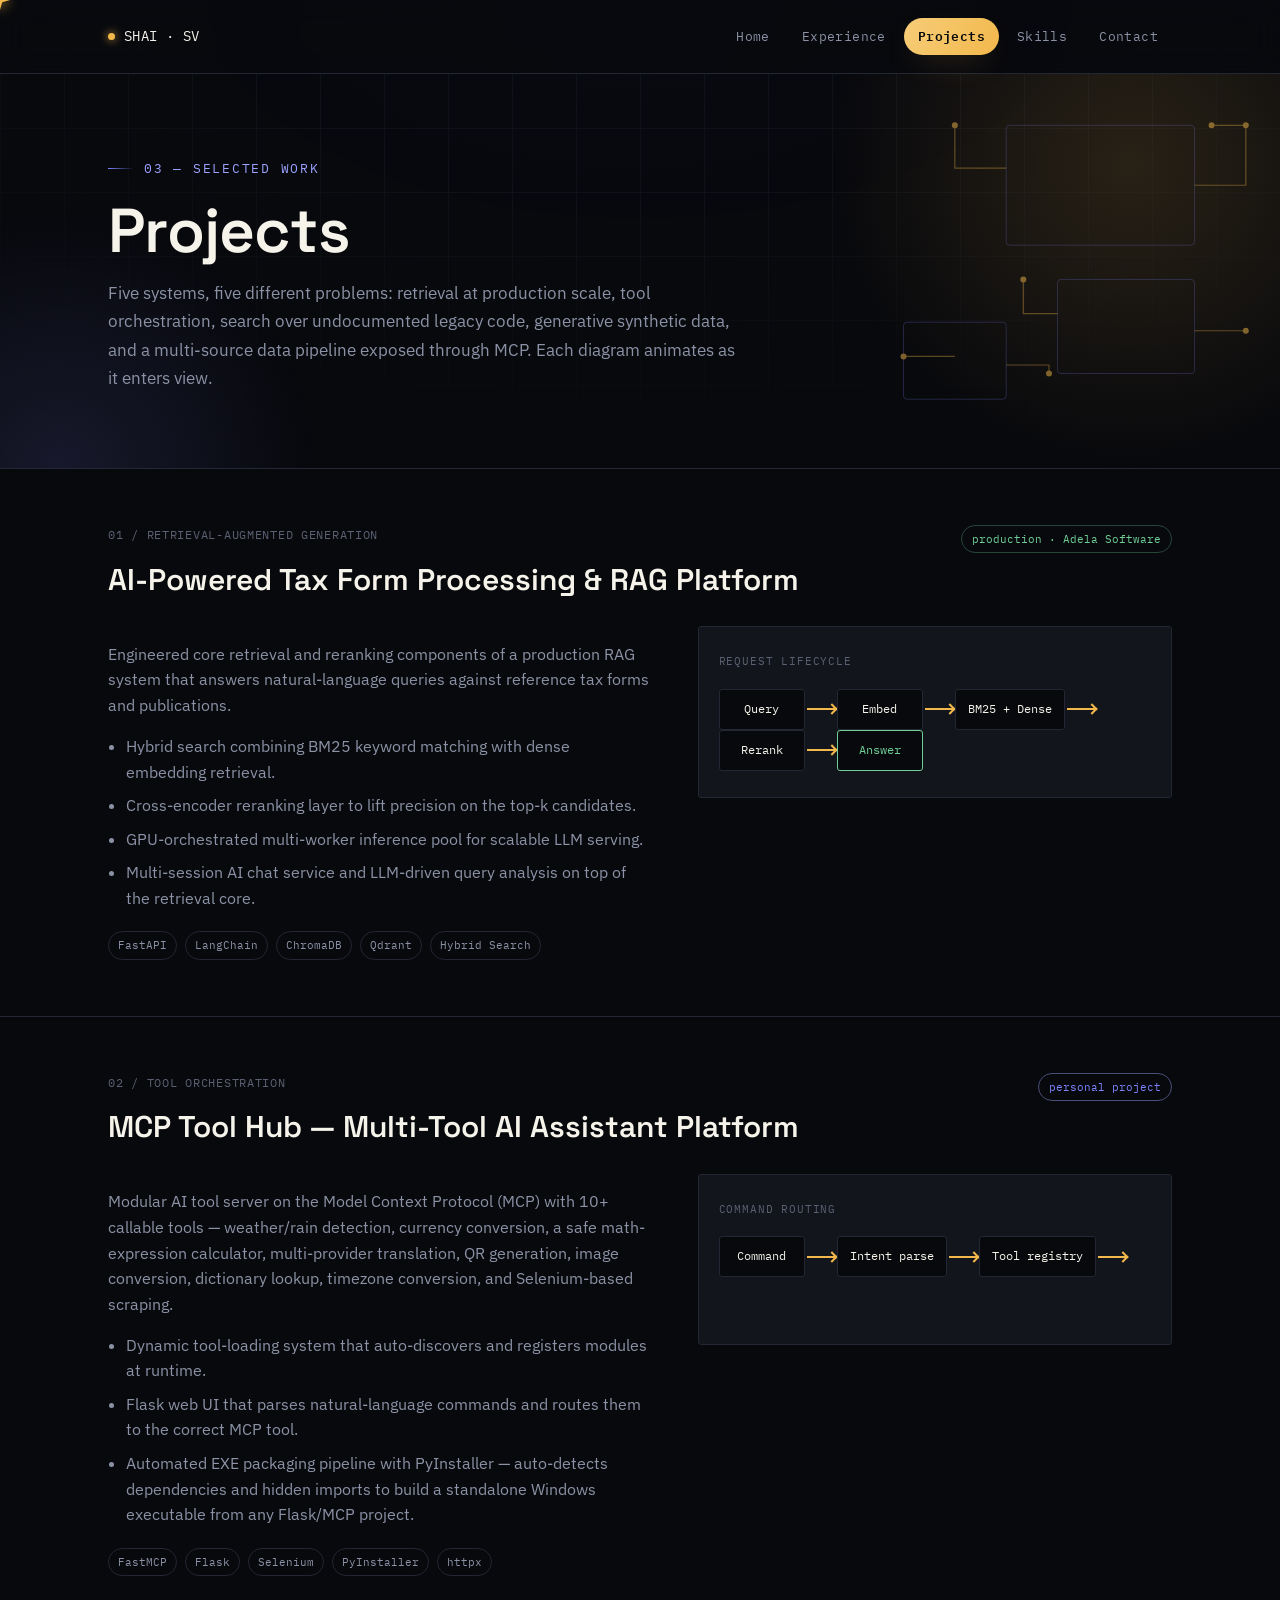
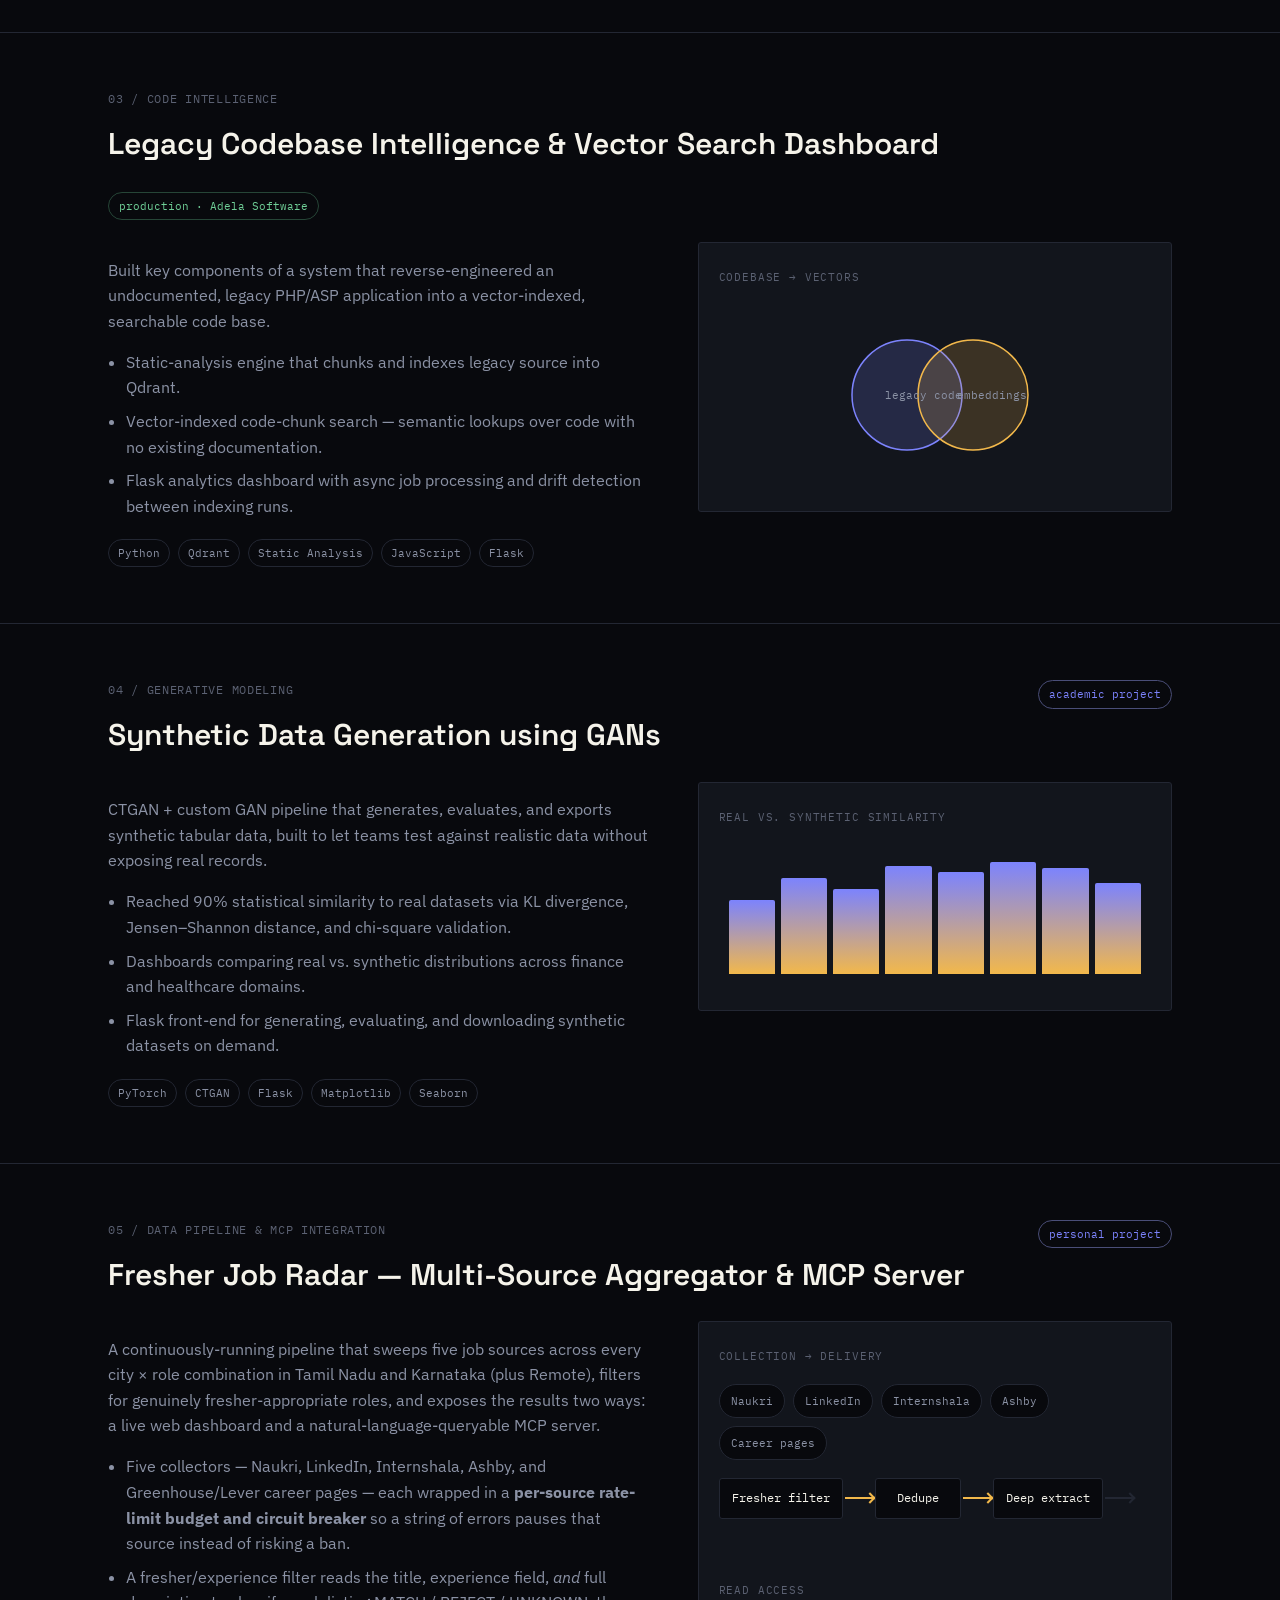
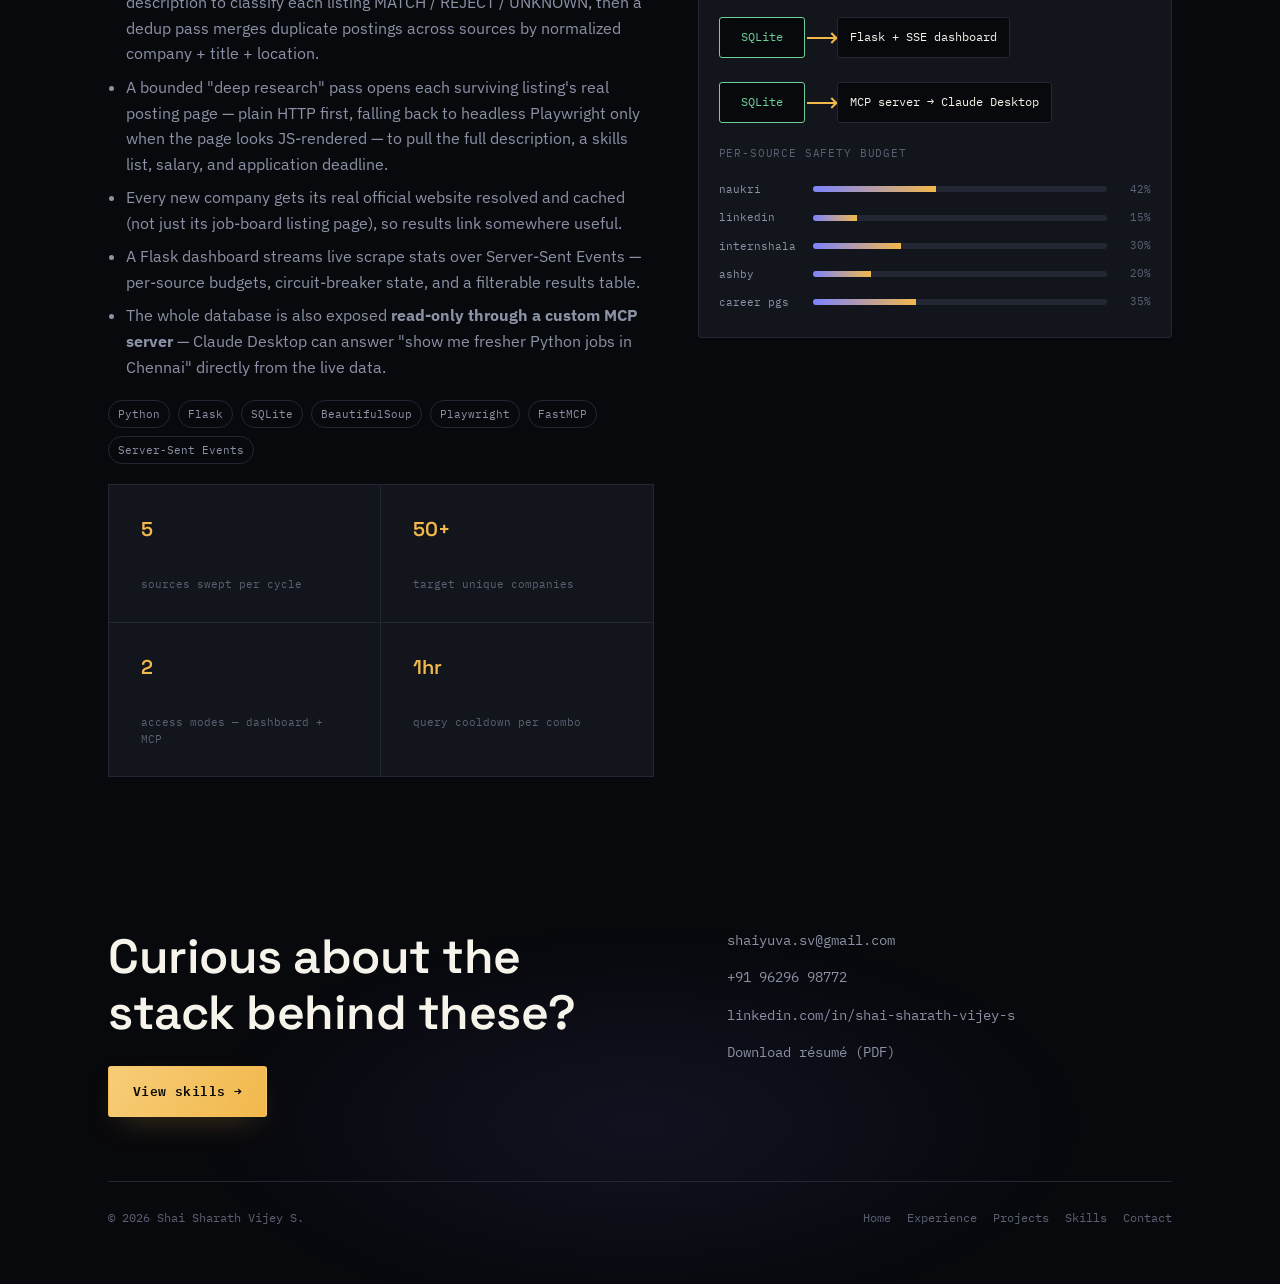
<file: projects.html>
<!DOCTYPE html>
<html lang="en">
<head>
<meta charset="UTF-8">
<meta name="viewport" content="width=device-width, initial-scale=1.0">
<title>Projects — Shai Sharath Vijey S</title>
<meta name="description" content="RAG platforms, an MCP tool hub, vector search over legacy code, GAN synthetic data, and a multi-source job aggregator by Shai Sharath Vijey S.">
<link rel="canonical" href="https://shai-sharath-vijey-s.github.io/projects.html">
<meta property="og:type" content="website">
<meta property="og:title" content="Projects — Shai Sharath Vijey S">
<meta property="og:description" content="Five systems: retrieval at production scale, tool orchestration, legacy code search, generative synthetic data, and a data pipeline exposed through MCP.">
<meta property="og:image" content="assets/og-image.png">
<link rel="icon" href="assets/favicon.svg" type="image/svg+xml">
<link rel="preconnect" href="https://fonts.googleapis.com">
<link rel="preconnect" href="https://fonts.gstatic.com" crossorigin>
<link href="https://fonts.googleapis.com/css2?family=Space+Grotesk:wght@400;500;600;700&family=IBM+Plex+Mono:wght@400;500;600&family=IBM+Plex+Sans:wght@400;500;600&display=swap" rel="stylesheet">
<link rel="stylesheet" href="assets/style.css">
<style>
  .proj-block{padding:56px 0; border-bottom:1px solid var(--line);}
  .proj-head{display:flex; justify-content:space-between; align-items:flex-start; gap:24px; flex-wrap:wrap; margin-bottom:22px;}
  .proj-index{font-family:'IBM Plex Mono', monospace; color:var(--text-faint); font-size:12px; margin-bottom:10px; letter-spacing:0.06em; text-transform:uppercase;}
  .proj-title{font-family:'Space Grotesk', sans-serif; font-size:clamp(22px,3vw,30px); font-weight:600; margin:0;}
  .proj-status{font-family:'IBM Plex Mono', monospace; font-size:11px; color:var(--green); border:1px solid rgba(111,207,151,0.3); padding:4px 10px; border-radius:20px; white-space:nowrap; height:fit-content;}
  .proj-cols{display:grid; grid-template-columns:1.15fr 1fr; gap:44px; align-items:start;}
  @media (max-width:900px){ .proj-cols{grid-template-columns:1fr;} }
  .proj-desc{color:var(--text-muted); font-size:15.5px; max-width:62ch;}
  .proj-desc ul{padding-left:18px; margin:12px 0 0;}
  .proj-desc li{margin-bottom:8px;}
  .proj-tags{display:flex; flex-wrap:wrap; gap:8px; margin-top:20px;}
  .tagpill{font-family:'IBM Plex Mono', monospace; font-size:11px; color:var(--text-muted); border:1px solid var(--line); padding:4px 9px; border-radius:20px;}

  /* pipeline diagram */
  .pipeline{border:1px solid var(--line); background:var(--ink-raised); border-radius:var(--radius); padding:26px 20px; overflow:hidden;}
  .pipeline-label{font-family:'IBM Plex Mono', monospace; font-size:10.5px; letter-spacing:0.08em; text-transform:uppercase; color:var(--text-faint); margin-bottom:18px;}
  .pipe-row{display:flex; align-items:center; gap:0; flex-wrap:wrap;}
  .pipe-node{
    font-family:'IBM Plex Mono', monospace; font-size:11.5px; color:var(--text);
    border:1px solid var(--line); background:var(--ink); padding:10px 12px; border-radius:var(--radius);
    text-align:center; min-width:86px; opacity:0; transform:translateY(8px); transition:opacity .5s ease, transform .5s ease, border-color .3s ease;
  }
  .pipe-node.in{opacity:1; transform:translateY(0);}
  .pipe-node:hover{border-color:var(--amber);}
  .pipe-arrow{flex:0 0 auto; width:28px; height:2px; background:var(--line); position:relative; margin:0 2px;}
  .pipe-arrow::after{content:''; position:absolute; right:-1px; top:50%; width:6px; height:6px; border-right:2px solid var(--line); border-bottom:2px solid var(--line); transform:translateY(-50%) rotate(-45deg);}
  .pipe-arrow.in{background:var(--amber);}
  .pipe-arrow.in::after{border-color:var(--amber);}
  .pipe-node.match{border-color:var(--green); color:var(--green);}

  /* venn for chroma/vector */
  .venn{display:flex; justify-content:center; align-items:center; height:180px; position:relative;}
  .venn svg circle{transition:transform 1s var(--ease), opacity 1s var(--ease);}

  /* gan bars */
  .gan-bars{display:flex; align-items:flex-end; gap:6px; height:140px; padding:10px;}
  .gan-bar{flex:1; background:linear-gradient(var(--violet), var(--amber)); border-radius:2px 2px 0 0; height:0; transition:height 1s var(--ease);}

  /* source cluster + guard bars (job aggregator) */
  .src-cluster{display:flex; flex-wrap:wrap; gap:8px; margin-bottom:18px;}
  .src-node{
    font-family:'IBM Plex Mono', monospace; font-size:11px; color:var(--text-muted);
    border:1px solid var(--line); background:var(--ink); padding:7px 11px; border-radius:20px;
    opacity:0; transform:translateY(6px); transition:opacity .45s ease, transform .45s ease, border-color .25s ease;
  }
  .src-node.in{opacity:1; transform:translateY(0);}
  .src-node.guard-open{border-color:var(--green); color:var(--green);}
  .guard-bars{display:flex; flex-direction:column; gap:10px; margin-top:4px;}
  .guard-row{display:flex; align-items:center; gap:10px;}
  .guard-name{font-family:'IBM Plex Mono', monospace; font-size:11px; color:var(--text-muted); width:84px; flex-shrink:0;}
  .guard-track{flex:1; height:6px; background:var(--line); border-radius:4px; overflow:hidden;}
  .guard-fill{height:100%; width:0%; background:linear-gradient(90deg, var(--violet), var(--amber)); transition:width 1.1s var(--ease);}
  .guard-pct{font-family:'IBM Plex Mono', monospace; font-size:10.5px; color:var(--text-faint); width:34px; text-align:right;}
  .stat-strip{display:grid; grid-template-columns:repeat(2,1fr); gap:1px; background:var(--line); border:1px solid var(--line); margin-top:20px;}
  .stat-strip div{background:var(--ink-raised); padding:14px 16px;}
  .stat-strip .n{font-family:'Space Grotesk', sans-serif; color:var(--amber); font-size:20px; font-weight:600;}
  .stat-strip .l{font-family:'IBM Plex Mono', monospace; font-size:10.5px; color:var(--text-faint); margin-top:2px;}
</style>
<link rel="stylesheet" href="assets/fx.css">
<script>try{sessionStorage.getItem("fxnav")&&document.documentElement.classList.add("fx-nav")}catch(e){}</script>
</head>
<body>
<div class="curtain"><span class="mono">projects.render()</span></div>
<div class="grid-bg"></div>

<header class="nav">
  <div class="nav-inner">
    <a class="logo" href="index.html"><span class="dot"></span>SHAI&nbsp;·&nbsp;SV</a>
    <button class="nav-toggle mono" aria-label="Menu">☰</button>
    <nav class="links">
      <a href="index.html" data-transition>Home</a>
      <a href="experience.html" data-transition>Experience</a>
      <a href="projects.html" data-transition>Projects</a>
      <a href="skills.html" data-transition>Skills</a>
      <a href="contact.html" data-transition>Contact</a>
    </nav>
  </div>
</header>

<section class="page-hero">
  <div class="hero-bg-art" aria-hidden="true">
    <svg viewBox="0 0 700 460" xmlns="http://www.w3.org/2000/svg">
      <g fill="none" stroke="var(--violet)" stroke-width="1" opacity="0.55">
        <rect x="380" y="60" width="220" height="140" rx="4"/>
        <rect x="440" y="240" width="160" height="110" rx="4"/>
        <rect x="260" y="290" width="120" height="90" rx="4"/>
      </g>
      <g stroke="var(--amber)" stroke-width="1.4" opacity="0.7" fill="none">
        <path d="M380 110 H320 V60"/><path d="M600 130 H660 V60 H620"/>
        <path d="M440 280 H400 V240"/><path d="M600 300 H660"/>
        <path d="M320 330 H260"/><path d="M380 340 H430 V350"/>
      </g>
      <g fill="var(--amber)">
        <circle cx="320" cy="60" r="3.5"/><circle cx="620" cy="60" r="3.5"/><circle cx="660" cy="60" r="3.5"/>
        <circle cx="400" cy="240" r="3.5"/><circle cx="660" cy="300" r="3.5"/><circle cx="260" cy="330" r="3.5"/>
        <circle cx="430" cy="350" r="3.5"/>
      </g>
      <g stroke="var(--line)" stroke-width="1" opacity="0.6">
        <path d="M480 60 V30 M480 200 V230" /><path d="M520 240 V210" />
      </g>
    </svg>
  </div>
  <div class="wrap">
    <div class="page-eyebrow">03 — Selected work</div>
    <h1 class="page-title display" data-reveal="chars">Projects</h1>
    <p class="page-sub">Five systems, five different problems: retrieval at production scale, tool orchestration, search over undocumented legacy code, generative synthetic data, and a multi-source data pipeline exposed through MCP. Each diagram animates as it enters view.</p>
  </div>
</section>

<!-- 01 RAG -->
<section class="proj-block">
  <div class="wrap">
    <div class="proj-head reveal">
      <div><div class="proj-index">01 / Retrieval-augmented generation</div><h2 class="proj-title">AI-Powered Tax Form Processing &amp; RAG Platform</h2></div>
      <span class="proj-status">production · Adela Software</span>
    </div>
    <div class="proj-cols">
      <div class="proj-desc reveal">
        <p>Engineered core retrieval and reranking components of a production RAG system that answers natural-language queries against reference tax forms and publications.</p>
        <ul>
          <li>Hybrid search combining BM25 keyword matching with dense embedding retrieval.</li>
          <li>Cross-encoder reranking layer to lift precision on the top-k candidates.</li>
          <li>GPU-orchestrated multi-worker inference pool for scalable LLM serving.</li>
          <li>Multi-session AI chat service and LLM-driven query analysis on top of the retrieval core.</li>
        </ul>
        <div class="proj-tags"><span class="tagpill">FastAPI</span><span class="tagpill">LangChain</span><span class="tagpill">ChromaDB</span><span class="tagpill">Qdrant</span><span class="tagpill">Hybrid Search</span></div>
      </div>
      <div class="pipeline reveal-scale">
        <div class="pipeline-label">request lifecycle</div>
        <div class="pipe-row" data-pipeline>
          <div class="pipe-node">Query</div><div class="pipe-arrow"></div>
          <div class="pipe-node">Embed</div><div class="pipe-arrow"></div>
          <div class="pipe-node">BM25 + Dense</div><div class="pipe-arrow"></div>
          <div class="pipe-node">Rerank</div><div class="pipe-arrow"></div>
          <div class="pipe-node match">Answer</div>
        </div>
      </div>
    </div>
  </div>
</section>

<!-- 02 MCP -->
<section class="proj-block">
  <div class="wrap">
    <div class="proj-head reveal">
      <div><div class="proj-index">02 / Tool orchestration</div><h2 class="proj-title">MCP Tool Hub — Multi-Tool AI Assistant Platform</h2></div>
      <span class="proj-status" style="color:var(--violet); border-color:var(--violet-dim);">personal project</span>
    </div>
    <div class="proj-cols">
      <div class="proj-desc reveal">
        <p>Modular AI tool server on the Model Context Protocol (MCP) with 10+ callable tools — weather/rain detection, currency conversion, a safe math-expression calculator, multi-provider translation, QR generation, image conversion, dictionary lookup, timezone conversion, and Selenium-based scraping.</p>
        <ul>
          <li>Dynamic tool-loading system that auto-discovers and registers modules at runtime.</li>
          <li>Flask web UI that parses natural-language commands and routes them to the correct MCP tool.</li>
          <li>Automated EXE packaging pipeline with PyInstaller — auto-detects dependencies and hidden imports to build a standalone Windows executable from any Flask/MCP project.</li>
        </ul>
        <div class="proj-tags"><span class="tagpill">FastMCP</span><span class="tagpill">Flask</span><span class="tagpill">Selenium</span><span class="tagpill">PyInstaller</span><span class="tagpill">httpx</span></div>
      </div>
      <div class="pipeline reveal-scale">
        <div class="pipeline-label">command routing</div>
        <div class="pipe-row" data-pipeline>
          <div class="pipe-node">Command</div><div class="pipe-arrow"></div>
          <div class="pipe-node">Intent parse</div><div class="pipe-arrow"></div>
          <div class="pipe-node">Tool registry</div><div class="pipe-arrow"></div>
          <div class="pipe-node match">10+ tools</div>
        </div>
      </div>
    </div>
  </div>
</section>

<!-- 03 legacy vector search -->
<section class="proj-block">
  <div class="wrap">
    <div class="proj-head reveal">
      <div><div class="proj-index">03 / Code intelligence</div><h2 class="proj-title">Legacy Codebase Intelligence &amp; Vector Search Dashboard</h2></div>
      <span class="proj-status">production · Adela Software</span>
    </div>
    <div class="proj-cols">
      <div class="proj-desc reveal">
        <p>Built key components of a system that reverse-engineered an undocumented, legacy PHP/ASP application into a vector-indexed, searchable code base.</p>
        <ul>
          <li>Static-analysis engine that chunks and indexes legacy source into Qdrant.</li>
          <li>Vector-indexed code-chunk search — semantic lookups over code with no existing documentation.</li>
          <li>Flask analytics dashboard with async job processing and drift detection between indexing runs.</li>
        </ul>
        <div class="proj-tags"><span class="tagpill">Python</span><span class="tagpill">Qdrant</span><span class="tagpill">Static Analysis</span><span class="tagpill">JavaScript</span><span class="tagpill">Flask</span></div>
      </div>
      <div class="pipeline reveal-scale">
        <div class="pipeline-label">codebase → vectors</div>
        <div class="venn">
          <svg width="220" height="160" viewBox="0 0 220 160">
            <circle class="c1" cx="90" cy="80" r="55" fill="rgba(124,131,253,0.18)" stroke="var(--violet)" stroke-width="1.5" opacity="0"/>
            <circle class="c2" cx="140" cy="80" r="55" fill="rgba(242,184,75,0.18)" stroke="var(--amber)" stroke-width="1.5" opacity="0"/>
            <text x="60" y="84" fill="var(--text-muted)" font-family="IBM Plex Mono, monospace" font-size="11">legacy code</text>
            <text x="132" y="84" fill="var(--text-muted)" font-family="IBM Plex Mono, monospace" font-size="11">embeddings</text>
          </svg>
        </div>
      </div>
    </div>
  </div>
</section>

<!-- 04 GAN -->
<section class="proj-block">
  <div class="wrap">
    <div class="proj-head reveal">
      <div><div class="proj-index">04 / Generative modeling</div><h2 class="proj-title">Synthetic Data Generation using GANs</h2></div>
      <span class="proj-status" style="color:var(--violet); border-color:var(--violet-dim);">academic project</span>
    </div>
    <div class="proj-cols">
      <div class="proj-desc reveal">
        <p>CTGAN + custom GAN pipeline that generates, evaluates, and exports synthetic tabular data, built to let teams test against realistic data without exposing real records.</p>
        <ul>
          <li>Reached 90% statistical similarity to real datasets via KL divergence, Jensen–Shannon distance, and chi-square validation.</li>
          <li>Dashboards comparing real vs. synthetic distributions across finance and healthcare domains.</li>
          <li>Flask front-end for generating, evaluating, and downloading synthetic datasets on demand.</li>
        </ul>
        <div class="proj-tags"><span class="tagpill">PyTorch</span><span class="tagpill">CTGAN</span><span class="tagpill">Flask</span><span class="tagpill">Matplotlib</span><span class="tagpill">Seaborn</span></div>
      </div>
      <div class="pipeline reveal-scale">
        <div class="pipeline-label">real vs. synthetic similarity</div>
        <div class="gan-bars" data-gan>
          <div class="gan-bar" data-h="62"></div><div class="gan-bar" data-h="80"></div><div class="gan-bar" data-h="71"></div>
          <div class="gan-bar" data-h="90"></div><div class="gan-bar" data-h="85"></div><div class="gan-bar" data-h="93"></div>
          <div class="gan-bar" data-h="88"></div><div class="gan-bar" data-h="76"></div>
        </div>
      </div>
    </div>
  </div>
</section>

<!-- 05 JOB AGGREGATOR + MCP -->
<section class="proj-block" style="border-bottom:none;">
  <div class="wrap">
    <div class="proj-head reveal">
      <div><div class="proj-index">05 / Data pipeline &amp; MCP integration</div><h2 class="proj-title">Fresher Job Radar — Multi-Source Aggregator &amp; MCP Server</h2></div>
      <span class="proj-status" style="color:var(--violet); border-color:var(--violet-dim);">personal project</span>
    </div>
    <div class="proj-cols">
      <div class="proj-desc reveal">
        <p>A continuously-running pipeline that sweeps five job sources across every city × role combination in Tamil Nadu and Karnataka (plus Remote), filters for genuinely fresher-appropriate roles, and exposes the results two ways: a live web dashboard and a natural-language-queryable MCP server.</p>
        <ul>
          <li>Five collectors — Naukri, LinkedIn, Internshala, Ashby, and Greenhouse/Lever career pages — each wrapped in a <b>per-source rate-limit budget and circuit breaker</b> so a string of errors pauses that source instead of risking a ban.</li>
          <li>A fresher/experience filter reads the title, experience field, <i>and</i> full description to classify each listing MATCH / REJECT / UNKNOWN, then a dedup pass merges duplicate postings across sources by normalized company + title + location.</li>
          <li>A bounded "deep research" pass opens each surviving listing's real posting page — plain HTTP first, falling back to headless Playwright only when the page looks JS-rendered — to pull the full description, a skills list, salary, and application deadline.</li>
          <li>Every new company gets its real official website resolved and cached (not just its job-board listing page), so results link somewhere useful.</li>
          <li>A Flask dashboard streams live scrape stats over Server-Sent Events — per-source budgets, circuit-breaker state, and a filterable results table.</li>
          <li>The whole database is also exposed <b>read-only through a custom MCP server</b> — Claude Desktop can answer "show me fresher Python jobs in Chennai" directly from the live data.</li>
        </ul>
        <div class="proj-tags"><span class="tagpill">Python</span><span class="tagpill">Flask</span><span class="tagpill">SQLite</span><span class="tagpill">BeautifulSoup</span><span class="tagpill">Playwright</span><span class="tagpill">FastMCP</span><span class="tagpill">Server-Sent Events</span></div>
        <div class="stat-strip reveal-stagger">
          <div><div class="n">5</div><div class="l">sources swept per cycle</div></div>
          <div><div class="n">50+</div><div class="l">target unique companies</div></div>
          <div><div class="n">2</div><div class="l">access modes — dashboard + MCP</div></div>
          <div><div class="n">1hr</div><div class="l">query cooldown per combo</div></div>
        </div>
      </div>
      <div class="pipeline reveal-scale">
        <div class="pipeline-label">collection → delivery</div>
        <div class="src-cluster" data-srccluster>
          <span class="src-node">Naukri</span><span class="src-node">LinkedIn</span><span class="src-node">Internshala</span><span class="src-node">Ashby</span><span class="src-node">Career pages</span>
        </div>
        <div class="pipe-row" data-pipeline style="margin-bottom:22px;">
          <div class="pipe-node">Fresher filter</div><div class="pipe-arrow"></div>
          <div class="pipe-node">Dedupe</div><div class="pipe-arrow"></div>
          <div class="pipe-node">Deep extract</div><div class="pipe-arrow"></div>
          <div class="pipe-node match">SQLite</div>
        </div>
        <div class="pipeline-label">read access</div>
        <div class="pipe-row" data-pipeline style="margin-bottom:24px;">
          <div class="pipe-node match">SQLite</div><div class="pipe-arrow"></div>
          <div class="pipe-node">Flask + SSE dashboard</div>
        </div>
        <div class="pipe-row" data-pipeline>
          <div class="pipe-node match">SQLite</div><div class="pipe-arrow"></div>
          <div class="pipe-node">MCP server → Claude Desktop</div>
        </div>
        <div class="pipeline-label" style="margin-top:22px;">per-source safety budget</div>
        <div class="guard-bars" data-guards>
          <div class="guard-row"><span class="guard-name">naukri</span><div class="guard-track"><div class="guard-fill" data-w="42"></div></div><span class="guard-pct">42%</span></div>
          <div class="guard-row"><span class="guard-name">linkedin</span><div class="guard-track"><div class="guard-fill" data-w="15"></div></div><span class="guard-pct">15%</span></div>
          <div class="guard-row"><span class="guard-name">internshala</span><div class="guard-track"><div class="guard-fill" data-w="30"></div></div><span class="guard-pct">30%</span></div>
          <div class="guard-row"><span class="guard-name">ashby</span><div class="guard-track"><div class="guard-fill" data-w="20"></div></div><span class="guard-pct">20%</span></div>
          <div class="guard-row"><span class="guard-name">career pgs</span><div class="guard-track"><div class="guard-fill" data-w="35"></div></div><span class="guard-pct">35%</span></div>
        </div>
      </div>
    </div>
  </div>
</section>

<footer id="contact">
  <div class="wrap">
    <div class="footer-grid reveal">
      <div>
        <h3 class="footer-cta display">Curious about the<br>stack behind these?</h3>
        <a class="btn btn-primary" href="skills.html" data-transition>View skills →</a>
      </div>
      <div class="footer-links">
        <a href="mailto:shaiyuva.sv@gmail.com">shaiyuva.sv@gmail.com</a>
        <a href="tel:+919629698772">+91 96296 98772</a>
        <a href="https://www.linkedin.com/in/shai-sharath-vijey-s-b79546251" target="_blank" rel="noopener">linkedin.com/in/shai-sharath-vijey-s</a>
        <a href="assets/Shai-Sharath-Vijey-S-Resume.pdf" download>Download résumé (PDF)</a>
      </div>
    </div>
    <div class="footer-bottom">
      <span>© 2026 Shai Sharath Vijey S.</span>
      <div class="footer-nav mono">
        <a href="index.html" data-transition>Home</a>
        <a href="experience.html" data-transition>Experience</a>
        <a href="projects.html" data-transition>Projects</a>
        <a href="skills.html" data-transition>Skills</a>
        <a href="contact.html" data-transition>Contact</a>
      </div>
    </div>
  </div>
</footer>

<script src="assets/main.js"></script>
<script>
/* pipeline node/arrow reveal */
(function(){
  const rows = document.querySelectorAll('[data-pipeline]');
  const io = new IntersectionObserver((entries)=>{
    entries.forEach(e=>{
      if(e.isIntersecting){
        const children = e.target.children;
        Array.from(children).forEach((c,i)=>{ setTimeout(()=>c.classList.add('in'), i*160); });
        io.unobserve(e.target);
      }
    });
  }, {threshold:0.4});
  rows.forEach(r=>io.observe(r));
})();

/* venn circles */
(function(){
  const venns = document.querySelectorAll('.venn');
  const io = new IntersectionObserver((entries)=>{
    entries.forEach(e=>{
      if(e.isIntersecting){
        const c1 = e.target.querySelector('.c1'), c2 = e.target.querySelector('.c2');
        c1.style.opacity = 1; c2.style.opacity = 1;
        c1.style.transform = 'translateX(-8px)'; c2.style.transform = 'translateX(8px)';
        io.unobserve(e.target);
      }
    });
  }, {threshold:0.4});
  venns.forEach(v=>io.observe(v));
})();

/* GAN bars */
(function(){
  const groups = document.querySelectorAll('[data-gan]');
  const io = new IntersectionObserver((entries)=>{
    entries.forEach(e=>{
      if(e.isIntersecting){
        e.target.querySelectorAll('.gan-bar').forEach((b,i)=>{
          setTimeout(()=>{ b.style.height = b.getAttribute('data-h') + '%'; }, i*90);
        });
        io.unobserve(e.target);
      }
    });
  }, {threshold:0.4});
  groups.forEach(g=>io.observe(g));
})();

/* source cluster chips (job aggregator) */
(function(){
  const clusters = document.querySelectorAll('[data-srccluster]');
  const io = new IntersectionObserver((entries)=>{
    entries.forEach(e=>{
      if(e.isIntersecting){
        Array.from(e.target.children).forEach((c,i)=>{
          setTimeout(()=>{ c.classList.add('in'); setTimeout(()=>c.classList.add('guard-open'), 900); }, i*110);
        });
        io.unobserve(e.target);
      }
    });
  }, {threshold:0.4});
  clusters.forEach(c=>io.observe(c));
})();

/* per-source guard bars (job aggregator) */
(function(){
  const groups = document.querySelectorAll('[data-guards]');
  const io = new IntersectionObserver((entries)=>{
    entries.forEach(e=>{
      if(e.isIntersecting){
        e.target.querySelectorAll('.guard-fill').forEach((b,i)=>{
          setTimeout(()=>{ b.style.width = b.getAttribute('data-w') + '%'; }, i*120);
        });
        io.unobserve(e.target);
      }
    });
  }, {threshold:0.4});
  groups.forEach(g=>io.observe(g));
})();
</script>
<script src="assets/fx.js"></script>
</body>
</html>
</file>
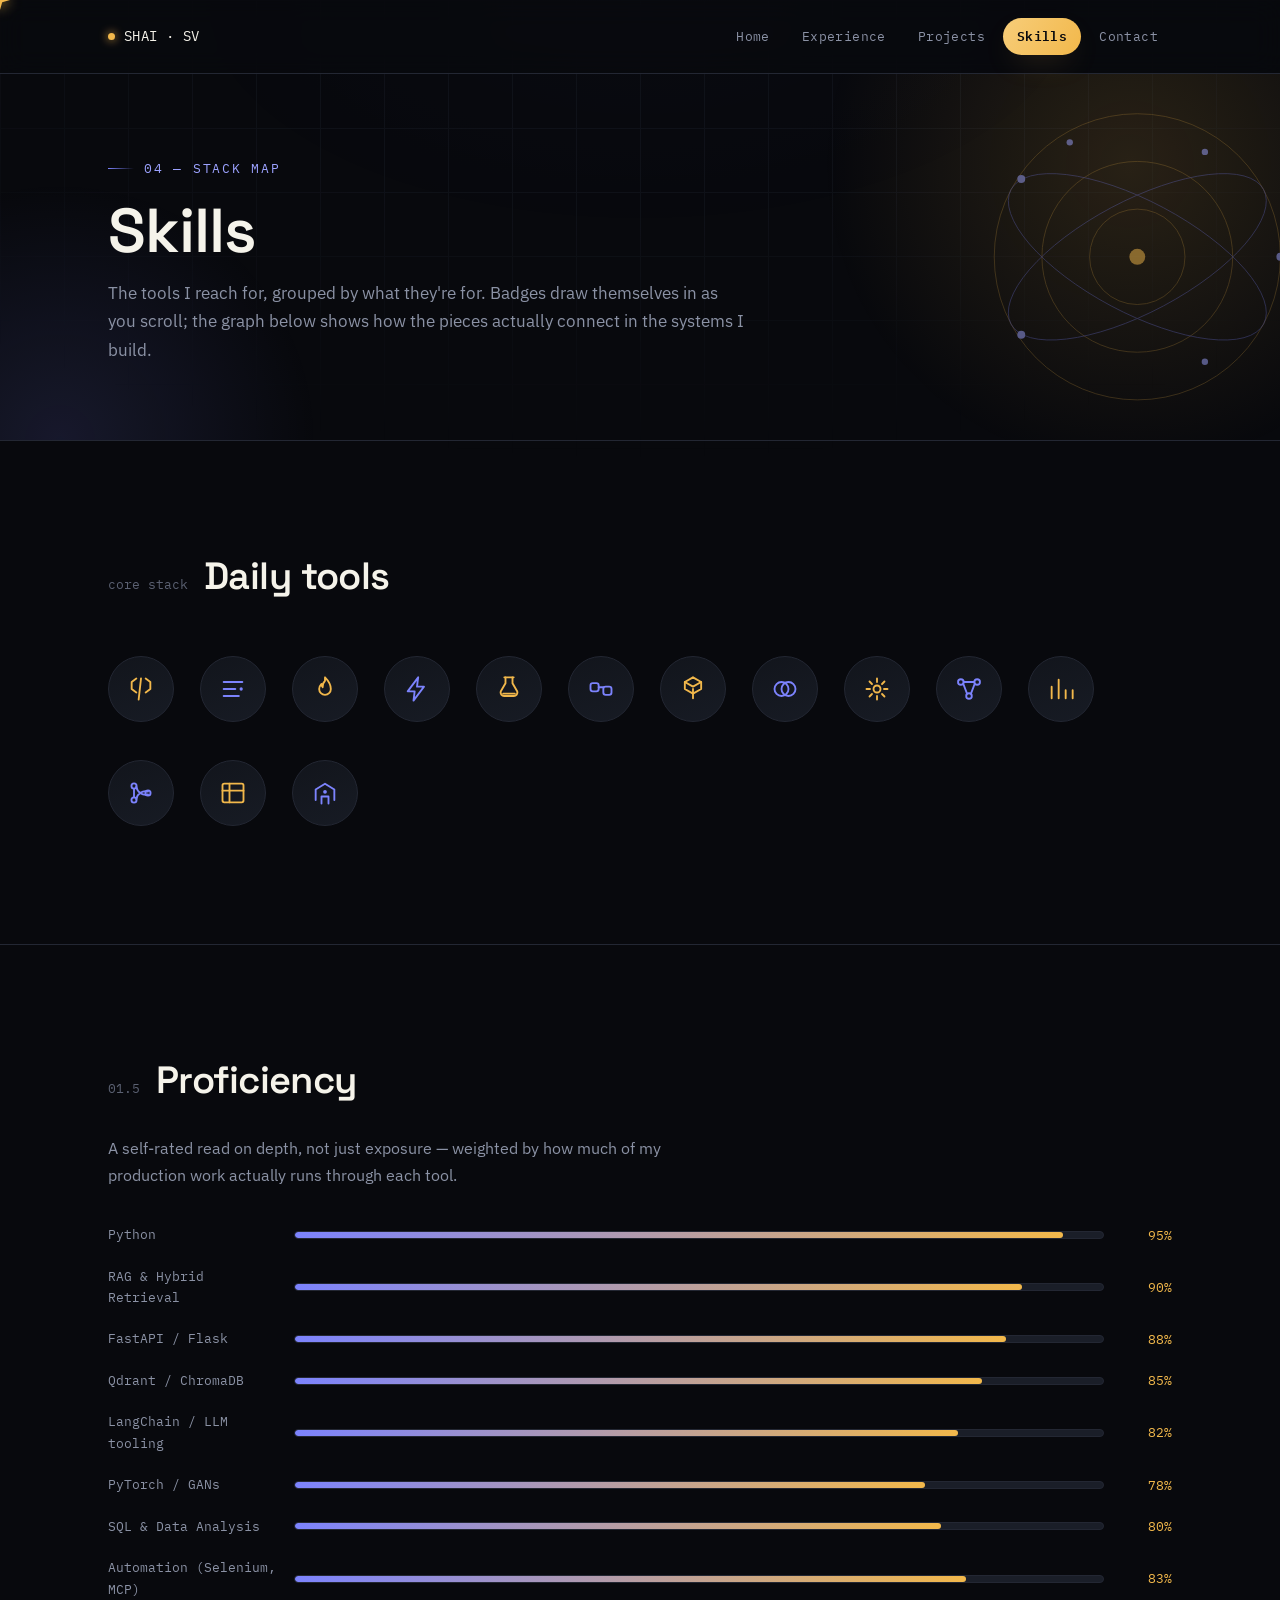
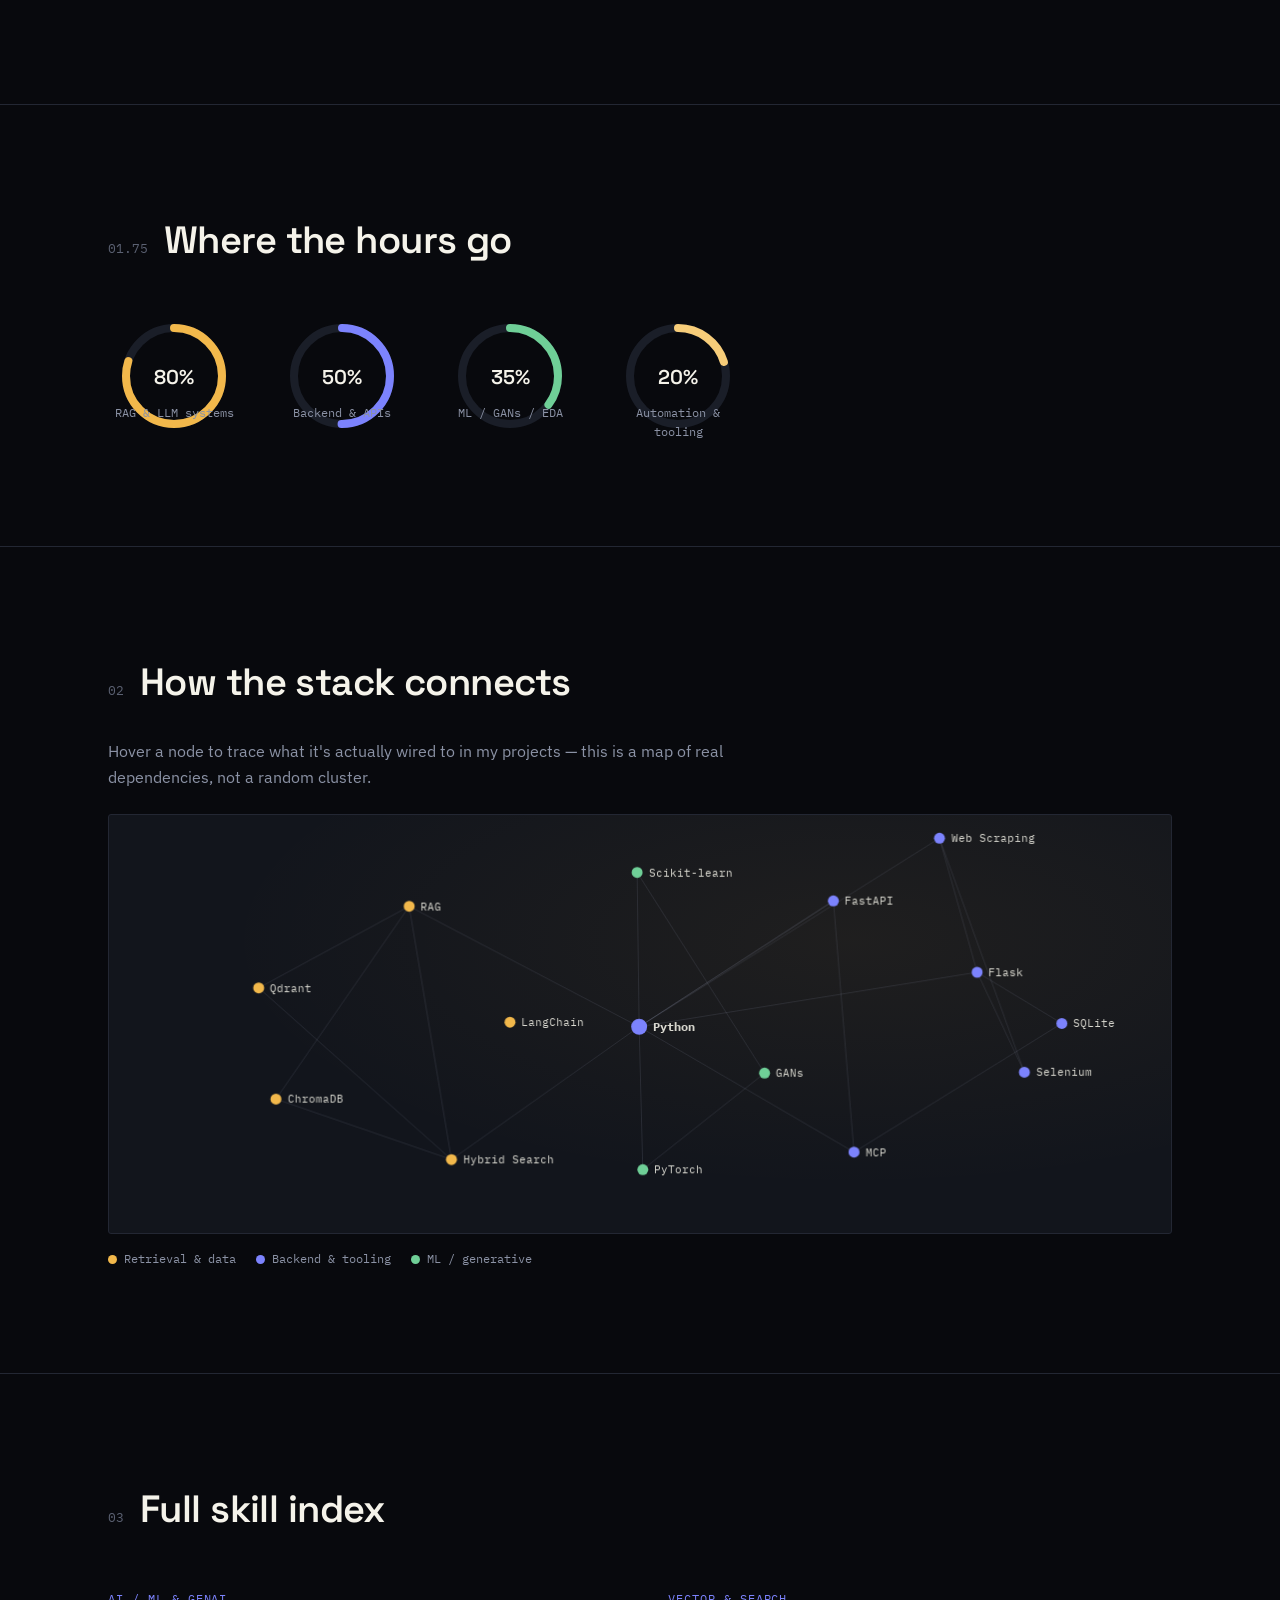
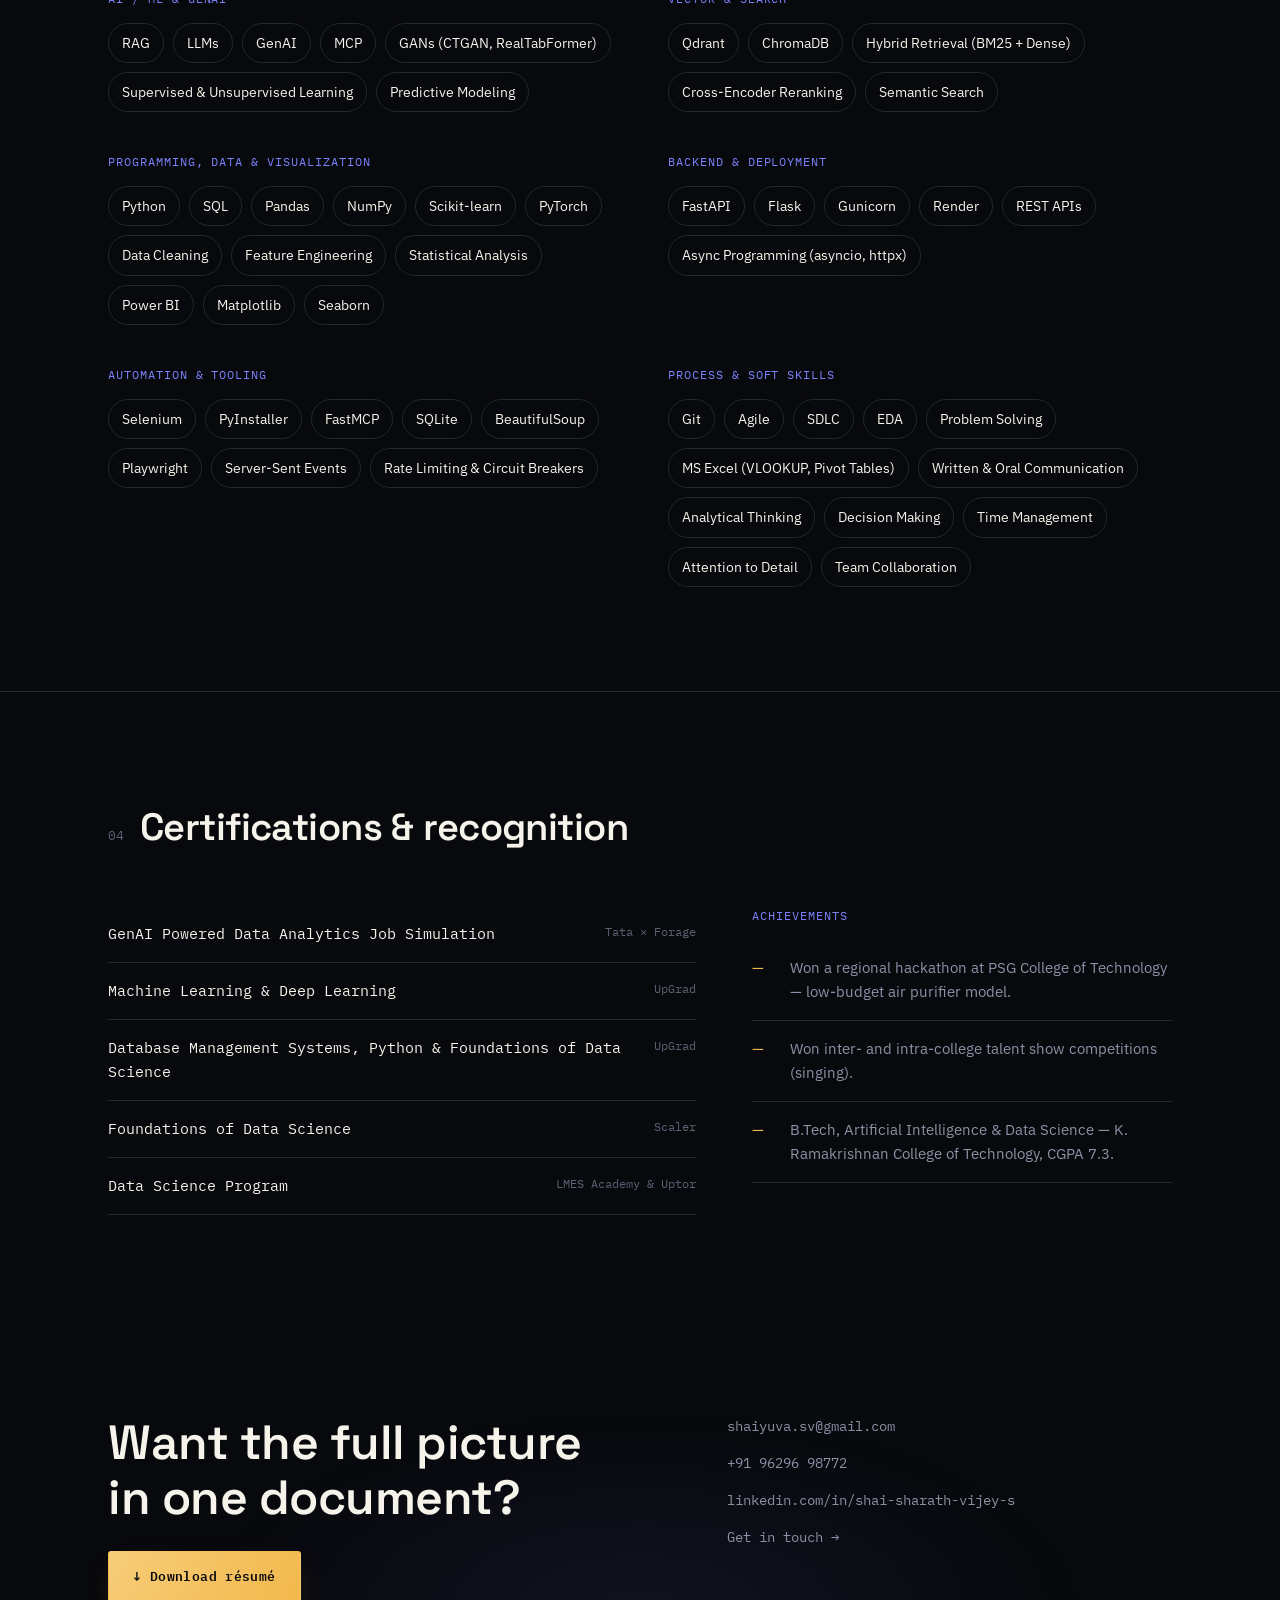
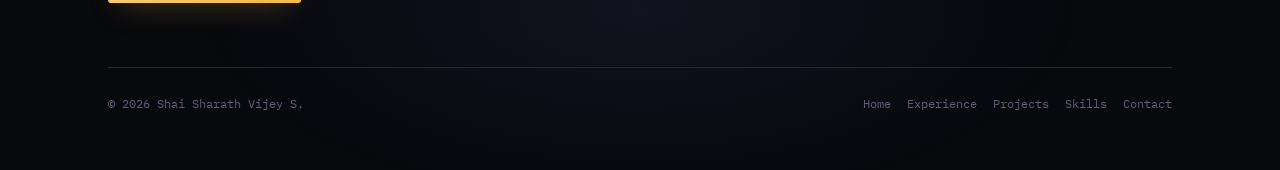
<file: skills.html>
<!DOCTYPE html>
<html lang="en">
<head>
<meta charset="UTF-8">
<meta name="viewport" content="width=device-width, initial-scale=1.0">
<title>Skills — Shai Sharath Vijey S</title>
<meta name="description" content="Technical skill map of Shai Sharath Vijey S — Python, PyTorch, FastAPI, Qdrant, ChromaDB, LangChain, MCP, and more.">
<link rel="canonical" href="https://shai-sharath-vijey-s.github.io/skills.html">
<meta property="og:type" content="website">
<meta property="og:title" content="Skills — Shai Sharath Vijey S">
<meta property="og:description" content="The tools I reach for, grouped by what they're for, plus a live dependency graph of how they connect.">
<meta property="og:image" content="assets/og-image.png">
<link rel="icon" href="assets/favicon.svg" type="image/svg+xml">
<link rel="preconnect" href="https://fonts.googleapis.com">
<link rel="preconnect" href="https://fonts.gstatic.com" crossorigin>
<link href="https://fonts.googleapis.com/css2?family=Space+Grotesk:wght@400;500;600;700&family=IBM+Plex+Mono:wght@400;500;600&family=IBM+Plex+Sans:wght@400;500;600&display=swap" rel="stylesheet">
<link rel="stylesheet" href="assets/style.css">
<style>
  .badge-grid{display:flex; flex-wrap:wrap; gap:38px 26px; padding-bottom:14px;}

  #netCanvas{display:block; width:100%; height:420px; background:radial-gradient(ellipse at 70% 30%, rgba(242,184,75,0.06), transparent 60%), var(--ink-raised); border:1px solid var(--line); border-radius:var(--radius);}
  .net-legend{display:flex; gap:20px; flex-wrap:wrap; margin-top:16px; font-family:'IBM Plex Mono', monospace; font-size:11.5px; color:var(--text-muted);}
  .net-legend span{display:inline-flex; align-items:center; gap:7px;}
  .net-dot{width:9px; height:9px; border-radius:50%; display:inline-block;}

  .skill-groups{display:grid; grid-template-columns:repeat(2,1fr); gap:40px 56px;}
  @media (max-width:720px){ .skill-groups{grid-template-columns:1fr;} }
  .skill-group-title{font-family:'IBM Plex Mono', monospace; font-size:12px; letter-spacing:0.08em; text-transform:uppercase; color:var(--violet); margin-bottom:14px;}
  .skill-chips{display:flex; flex-wrap:wrap; gap:9px;}
  .skill-chip{font-size:13.5px; padding:8px 13px; border:1px solid var(--line); border-radius:20px; color:var(--text); transition:border-color .2s ease, transform .2s ease;}
  .skill-chip:hover{border-color:var(--amber); transform:translateY(-2px);}

  .cert-grid{display:grid; grid-template-columns:1.4fr 1fr; gap:56px;}
  @media (max-width:860px){ .cert-grid{grid-template-columns:1fr;} }
  .cert-list, .ach-list{list-style:none; margin:0; padding:0;}
  .cert-list li, .ach-list li{padding:16px 0; border-bottom:1px solid var(--line); display:flex; justify-content:space-between; gap:16px; font-size:14.5px;}
  .cert-list li span:first-child{color:var(--text);}
  .cert-list li span:last-child{color:var(--text-faint); font-family:'IBM Plex Mono', monospace; font-size:12px; white-space:nowrap;}
  .ach-list li{color:var(--text-muted);}
  .ach-list li::before{content:'—'; color:var(--amber); margin-right:10px;}
</style>
<link rel="stylesheet" href="assets/fx.css">
<script>try{sessionStorage.getItem("fxnav")&&document.documentElement.classList.add("fx-nav")}catch(e){}</script>
</head>
<body>
<div class="curtain"><span class="mono">skills.map()</span></div>
<div class="grid-bg"></div>

<header class="nav">
  <div class="nav-inner">
    <a class="logo" href="index.html"><span class="dot"></span>SHAI&nbsp;·&nbsp;SV</a>
    <button class="nav-toggle mono" aria-label="Menu">☰</button>
    <nav class="links">
      <a href="index.html" data-transition>Home</a>
      <a href="experience.html" data-transition>Experience</a>
      <a href="projects.html" data-transition>Projects</a>
      <a href="skills.html" data-transition>Skills</a>
      <a href="contact.html" data-transition>Contact</a>
    </nav>
  </div>
</header>

<section class="page-hero">
  <div class="hero-bg-art" aria-hidden="true">
    <svg viewBox="0 0 700 460" xmlns="http://www.w3.org/2000/svg">
      <g fill="none" stroke="var(--amber)" stroke-width="1" opacity="0.5">
        <circle cx="520" cy="230" r="60"/><circle cx="520" cy="230" r="120"/><circle cx="520" cy="230" r="180"/>
      </g>
      <g fill="none" stroke="var(--violet)" stroke-width="1" opacity="0.6">
        <ellipse cx="520" cy="230" rx="180" ry="70" transform="rotate(28 520 230)"/>
        <ellipse cx="520" cy="230" rx="180" ry="70" transform="rotate(-28 520 230)"/>
      </g>
      <circle cx="520" cy="230" r="10" fill="var(--amber)"/>
      <g fill="var(--violet-soft)">
        <circle cx="700" cy="230" r="5"/><circle cx="374" cy="132" r="5"/><circle cx="374" cy="328" r="5"/>
        <circle cx="605" cy="98" r="4"/><circle cx="605" cy="362" r="4"/><circle cx="435" cy="86" r="4"/>
      </g>
    </svg>
  </div>
  <div class="wrap">
    <div class="page-eyebrow">04 — Stack map</div>
    <h1 class="page-title display" data-reveal="chars">Skills</h1>
    <p class="page-sub">The tools I reach for, grouped by what they're for. Badges draw themselves in as you scroll; the graph below shows how the pieces actually connect in the systems I build.</p>
  </div>
</section>

<section class="section">
  <div class="wrap">
    <div class="section-head reveal"><span class="section-num mono">core stack</span><h2 class="section-title">Daily tools</h2></div>
    <div class="badge-grid reveal-stagger">

      <div class="tech-badge"><svg viewBox="0 0 24 24" fill="none" stroke="var(--amber)" stroke-width="1.6" stroke-linecap="round" stroke-linejoin="round"><path d="M8 3l-4 3v6l4 3"/><path d="M16 3l4 3v6l-4 3"/><path d="M10 21l2-18"/></svg><span class="tech-badge-label mono">Python</span></div>

      <div class="tech-badge"><svg viewBox="0 0 24 24" fill="none" stroke="var(--violet)" stroke-width="1.6" stroke-linecap="round" stroke-linejoin="round"><path d="M4 6h16"/><path d="M4 12h10"/><path d="M4 18h13"/><circle cx="19" cy="12" r="1.4" fill="var(--violet)" stroke="none"/></svg><span class="tech-badge-label mono">SQL</span></div>

      <div class="tech-badge"><svg viewBox="0 0 24 24" fill="none" stroke="var(--amber)" stroke-width="1.6" stroke-linecap="round" stroke-linejoin="round"><path d="M12 2c3 3 5 6.5 5 10a5 5 0 01-10 0c0-1.6.8-3 2-4.3-.2 1.4.2 2.3 1 2.8-.4-2 .6-4 2-5.5z"/></svg><span class="tech-badge-label mono">PyTorch</span></div>

      <div class="tech-badge"><svg viewBox="0 0 24 24" fill="none" stroke="var(--violet)" stroke-width="1.6" stroke-linecap="round" stroke-linejoin="round"><path d="M13 2L4 14h6l-1 8 9-12h-6l1-8z"/></svg><span class="tech-badge-label mono">FastAPI</span></div>

      <div class="tech-badge"><svg viewBox="0 0 24 24" fill="none" stroke="var(--amber)" stroke-width="1.6" stroke-linecap="round" stroke-linejoin="round"><path d="M9 2v5L5 14a3 3 0 003 4h8a3 3 0 003-4l-4-7V2"/><path d="M8 2h8"/><path d="M7 16h10"/></svg><span class="tech-badge-label mono">Flask</span></div>

      <div class="tech-badge"><svg viewBox="0 0 24 24" fill="none" stroke="var(--violet)" stroke-width="1.6" stroke-linecap="round" stroke-linejoin="round"><rect x="3" y="7" width="7" height="7" rx="2"/><rect x="14" y="10" width="7" height="7" rx="2"/><path d="M10 10.5h4"/></svg><span class="tech-badge-label mono">LangChain</span></div>

      <div class="tech-badge"><svg viewBox="0 0 24 24" fill="none" stroke="var(--amber)" stroke-width="1.6" stroke-linecap="round" stroke-linejoin="round"><path d="M12 2l7 4v6l-7 4-7-4V6z"/><path d="M12 12v8"/><path d="M5 6l7 4 7-4"/></svg><span class="tech-badge-label mono">Qdrant</span></div>

      <div class="tech-badge"><svg viewBox="0 0 24 24" fill="none" stroke="var(--violet)" stroke-width="1.6" stroke-linecap="round" stroke-linejoin="round"><circle cx="9" cy="12" r="6"/><circle cx="15" cy="12" r="6"/></svg><span class="tech-badge-label mono">ChromaDB</span></div>

      <div class="tech-badge"><svg viewBox="0 0 24 24" fill="none" stroke="var(--amber)" stroke-width="1.6" stroke-linecap="round" stroke-linejoin="round"><circle cx="12" cy="12" r="3"/><path d="M12 3v3M12 18v3M3 12h3M18 12h3M5.6 5.6l2.1 2.1M16.3 16.3l2.1 2.1M18.4 5.6l-2.1 2.1M7.7 16.3l-2.1 2.1"/></svg><span class="tech-badge-label mono">Selenium</span></div>

      <div class="tech-badge"><svg viewBox="0 0 24 24" fill="none" stroke="var(--violet)" stroke-width="1.6" stroke-linecap="round" stroke-linejoin="round"><circle cx="5" cy="6" r="2.4"/><circle cx="19" cy="6" r="2.4"/><circle cx="12" cy="18" r="2.4"/><path d="M7 7.3L10.3 16M17 7.3L13.7 16M7.4 6h9.2"/></svg><span class="tech-badge-label mono">MCP</span></div>

      <div class="tech-badge"><svg viewBox="0 0 24 24" fill="none" stroke="var(--amber)" stroke-width="1.6" stroke-linecap="round" stroke-linejoin="round"><path d="M4 20V10M10 20V4M16 20v-7M22 20V13" stroke-linecap="round"/></svg><span class="tech-badge-label mono">Power BI</span></div>

      <div class="tech-badge"><svg viewBox="0 0 24 24" fill="none" stroke="var(--violet)" stroke-width="1.6" stroke-linecap="round" stroke-linejoin="round"><circle cx="6" cy="6" r="2.2"/><circle cx="6" cy="18" r="2.2"/><circle cx="18" cy="12" r="2.2"/><path d="M6 8.2V15.8M8 6.6a8 8 0 0010 6.6M8 17.4a8 8 0 0110-6.6"/></svg><span class="tech-badge-label mono">Git</span></div>

      <div class="tech-badge"><svg viewBox="0 0 24 24" fill="none" stroke="var(--amber)" stroke-width="1.6" stroke-linecap="round" stroke-linejoin="round"><rect x="3" y="4" width="18" height="16" rx="1.5"/><path d="M3 10h18M9 4v16"/></svg><span class="tech-badge-label mono">Pandas</span></div>

      <div class="tech-badge"><svg viewBox="0 0 24 24" fill="none" stroke="var(--violet)" stroke-width="1.6" stroke-linecap="round" stroke-linejoin="round"><path d="M4 18V9l8-5 8 5v9"/><path d="M9 21v-6h6v6"/><circle cx="12" cy="11" r="1.6" fill="var(--violet)" stroke="none"/></svg><span class="tech-badge-label mono">GenAI / LLM</span></div>

    </div>
  </div>
</section>

<section class="section">
  <div class="wrap">
    <div class="section-head reveal"><span class="section-num mono">01.5</span><h2 class="section-title">Proficiency</h2></div>
    <p class="section-sub reveal" style="margin-top:-24px; margin-bottom:36px;">A self-rated read on depth, not just exposure — weighted by how much of my production work actually runs through each tool.</p>
    <div class="chart-bars reveal">
      <div class="cbar-row"><span class="cbar-label">Python</span><div class="cbar-track"><div class="cbar-fill" style="--pct:95%"></div></div><span class="cbar-pct">95%</span></div>
      <div class="cbar-row"><span class="cbar-label">RAG &amp; Hybrid Retrieval</span><div class="cbar-track"><div class="cbar-fill" style="--pct:90%"></div></div><span class="cbar-pct">90%</span></div>
      <div class="cbar-row"><span class="cbar-label">FastAPI / Flask</span><div class="cbar-track"><div class="cbar-fill" style="--pct:88%"></div></div><span class="cbar-pct">88%</span></div>
      <div class="cbar-row"><span class="cbar-label">Qdrant / ChromaDB</span><div class="cbar-track"><div class="cbar-fill" style="--pct:85%"></div></div><span class="cbar-pct">85%</span></div>
      <div class="cbar-row"><span class="cbar-label">LangChain / LLM tooling</span><div class="cbar-track"><div class="cbar-fill" style="--pct:82%"></div></div><span class="cbar-pct">82%</span></div>
      <div class="cbar-row"><span class="cbar-label">PyTorch / GANs</span><div class="cbar-track"><div class="cbar-fill" style="--pct:78%"></div></div><span class="cbar-pct">78%</span></div>
      <div class="cbar-row"><span class="cbar-label">SQL &amp; Data Analysis</span><div class="cbar-track"><div class="cbar-fill" style="--pct:80%"></div></div><span class="cbar-pct">80%</span></div>
      <div class="cbar-row"><span class="cbar-label">Automation (Selenium, MCP)</span><div class="cbar-track"><div class="cbar-fill" style="--pct:83%"></div></div><span class="cbar-pct">83%</span></div>
    </div>
  </div>
</section>

<section class="section" id="focus">
  <div class="wrap">
    <div class="section-head reveal"><span class="section-num mono">01.75</span><h2 class="section-title">Where the hours go</h2></div>
    <div class="radial-row reveal">
      <div class="radial">
        <svg viewBox="0 0 112 112"><circle class="radial-track" cx="56" cy="56" r="48"/><circle class="radial-fill" cx="56" cy="56" r="48" style="stroke:var(--amber); --off:60"/></svg>
        <div class="radial-num">80%</div>
        <div class="radial-label">RAG &amp; LLM systems</div>
      </div>
      <div class="radial">
        <svg viewBox="0 0 112 112"><circle class="radial-track" cx="56" cy="56" r="48"/><circle class="radial-fill" cx="56" cy="56" r="48" style="stroke:var(--violet); --off:150"/></svg>
        <div class="radial-num">50%</div>
        <div class="radial-label">Backend &amp; APIs</div>
      </div>
      <div class="radial">
        <svg viewBox="0 0 112 112"><circle class="radial-track" cx="56" cy="56" r="48"/><circle class="radial-fill" cx="56" cy="56" r="48" style="stroke:var(--green); --off:195"/></svg>
        <div class="radial-num">35%</div>
        <div class="radial-label">ML / GANs / EDA</div>
      </div>
      <div class="radial">
        <svg viewBox="0 0 112 112"><circle class="radial-track" cx="56" cy="56" r="48"/><circle class="radial-fill" cx="56" cy="56" r="48" style="stroke:var(--amber-soft); --off:240"/></svg>
        <div class="radial-num">20%</div>
        <div class="radial-label">Automation &amp; tooling</div>
      </div>
    </div>
  </div>
</section>

<section class="section" id="graph">
  <div class="wrap">
    <div class="section-head reveal"><span class="section-num mono">02</span><h2 class="section-title">How the stack connects</h2></div>
    <p class="section-sub reveal" style="margin-top:-24px; margin-bottom:24px;">Hover a node to trace what it's actually wired to in my projects — this is a map of real dependencies, not a random cluster.</p>
    <canvas id="netCanvas" class="reveal-scale"></canvas>
    <div class="net-legend reveal">
      <span><span class="net-dot" style="background:var(--amber)"></span>Retrieval &amp; data</span>
      <span><span class="net-dot" style="background:var(--violet)"></span>Backend &amp; tooling</span>
      <span><span class="net-dot" style="background:var(--green)"></span>ML / generative</span>
    </div>
  </div>
</section>

<section class="section">
  <div class="wrap">
    <div class="section-head reveal"><span class="section-num mono">03</span><h2 class="section-title">Full skill index</h2></div>
    <div class="skill-groups reveal">
      <div>
        <div class="skill-group-title">AI / ML &amp; GenAI</div>
        <div class="skill-chips">
          <span class="skill-chip">RAG</span><span class="skill-chip">LLMs</span><span class="skill-chip">GenAI</span>
          <span class="skill-chip">MCP</span><span class="skill-chip">GANs (CTGAN, RealTabFormer)</span>
          <span class="skill-chip">Supervised &amp; Unsupervised Learning</span><span class="skill-chip">Predictive Modeling</span>
        </div>
      </div>
      <div>
        <div class="skill-group-title">Vector &amp; Search</div>
        <div class="skill-chips">
          <span class="skill-chip">Qdrant</span><span class="skill-chip">ChromaDB</span><span class="skill-chip">Hybrid Retrieval (BM25 + Dense)</span>
          <span class="skill-chip">Cross-Encoder Reranking</span><span class="skill-chip">Semantic Search</span>
        </div>
      </div>
      <div>
        <div class="skill-group-title">Programming, Data &amp; Visualization</div>
        <div class="skill-chips">
          <span class="skill-chip">Python</span><span class="skill-chip">SQL</span><span class="skill-chip">Pandas</span>
          <span class="skill-chip">NumPy</span><span class="skill-chip">Scikit-learn</span><span class="skill-chip">PyTorch</span>
          <span class="skill-chip">Data Cleaning</span><span class="skill-chip">Feature Engineering</span><span class="skill-chip">Statistical Analysis</span>
          <span class="skill-chip">Power BI</span><span class="skill-chip">Matplotlib</span><span class="skill-chip">Seaborn</span>
        </div>
      </div>
      <div>
        <div class="skill-group-title">Backend &amp; Deployment</div>
        <div class="skill-chips">
          <span class="skill-chip">FastAPI</span><span class="skill-chip">Flask</span><span class="skill-chip">Gunicorn</span>
          <span class="skill-chip">Render</span><span class="skill-chip">REST APIs</span><span class="skill-chip">Async Programming (asyncio, httpx)</span>
        </div>
      </div>
      <div>
        <div class="skill-group-title">Automation &amp; Tooling</div>
        <div class="skill-chips">
          <span class="skill-chip">Selenium</span><span class="skill-chip">PyInstaller</span><span class="skill-chip">FastMCP</span>
          <span class="skill-chip">SQLite</span><span class="skill-chip">BeautifulSoup</span><span class="skill-chip">Playwright</span>
          <span class="skill-chip">Server-Sent Events</span><span class="skill-chip">Rate Limiting &amp; Circuit Breakers</span>
        </div>
      </div>
      <div>
        <div class="skill-group-title">Process &amp; Soft Skills</div>
        <div class="skill-chips">
          <span class="skill-chip">Git</span><span class="skill-chip">Agile</span><span class="skill-chip">SDLC</span>
          <span class="skill-chip">EDA</span><span class="skill-chip">Problem Solving</span><span class="skill-chip">MS Excel (VLOOKUP, Pivot Tables)</span>
          <span class="skill-chip">Written &amp; Oral Communication</span><span class="skill-chip">Analytical Thinking</span>
          <span class="skill-chip">Decision Making</span><span class="skill-chip">Time Management</span>
          <span class="skill-chip">Attention to Detail</span><span class="skill-chip">Team Collaboration</span>
        </div>
      </div>
    </div>
  </div>
</section>

<section class="section" id="certs" style="border-bottom:none;">
  <div class="wrap">
    <div class="section-head reveal"><span class="section-num mono">04</span><h2 class="section-title">Certifications &amp; recognition</h2></div>
    <div class="cert-grid reveal">
      <ul class="cert-list mono">
        <li><span>GenAI Powered Data Analytics Job Simulation</span><span>Tata × Forage</span></li>
        <li><span>Machine Learning &amp; Deep Learning</span><span>UpGrad</span></li>
        <li><span>Database Management Systems, Python &amp; Foundations of Data Science</span><span>UpGrad</span></li>
        <li><span>Foundations of Data Science</span><span>Scaler</span></li>
        <li><span>Data Science Program</span><span>LMES Academy &amp; Uptor</span></li>
      </ul>
      <div>
        <div class="skill-group-title">Achievements</div>
        <ul class="ach-list">
          <li>Won a regional hackathon at PSG College of Technology — low-budget air purifier model.</li>
          <li>Won inter- and intra-college talent show competitions (singing).</li>
          <li>B.Tech, Artificial Intelligence &amp; Data Science — K. Ramakrishnan College of Technology, CGPA 7.3.</li>
        </ul>
      </div>
    </div>
  </div>
</section>

<footer id="contact">
  <div class="wrap">
    <div class="footer-grid reveal">
      <div>
        <h3 class="footer-cta display">Want the full picture<br>in one document?</h3>
        <a class="btn btn-primary" href="assets/Shai-Sharath-Vijey-S-Resume.pdf" download>↓ Download résumé</a>
      </div>
      <div class="footer-links">
        <a href="mailto:shaiyuva.sv@gmail.com">shaiyuva.sv@gmail.com</a>
        <a href="tel:+919629698772">+91 96296 98772</a>
        <a href="https://www.linkedin.com/in/shai-sharath-vijey-s-b79546251" target="_blank" rel="noopener">linkedin.com/in/shai-sharath-vijey-s</a>
        <a href="contact.html" data-transition>Get in touch →</a>
      </div>
    </div>
    <div class="footer-bottom">
      <span>© 2026 Shai Sharath Vijey S.</span>
      <div class="footer-nav mono">
        <a href="index.html" data-transition>Home</a>
        <a href="experience.html" data-transition>Experience</a>
        <a href="projects.html" data-transition>Projects</a>
        <a href="skills.html" data-transition>Skills</a>
        <a href="contact.html" data-transition>Contact</a>
      </div>
    </div>
  </div>
</footer>

<script src="assets/main.js"></script>
<script>
/* stack dependency graph */
(function(){
  const canvas = document.getElementById('netCanvas');
  const ctx = canvas.getContext('2d');
  let W,H,DPR;

  const cats = { retrieval:'#F2B84B', backend:'#7C83FD', ml:'#6FCF97' };
  const nodes = [
    {label:'Python', cat:'backend', x:0.5, y:0.5, core:true},
    {label:'RAG', cat:'retrieval', x:0.28, y:0.22},
    {label:'Qdrant', cat:'retrieval', x:0.14, y:0.42},
    {label:'ChromaDB', cat:'retrieval', x:0.16, y:0.68},
    {label:'Hybrid Search', cat:'retrieval', x:0.32, y:0.82},
    {label:'LangChain', cat:'retrieval', x:0.38, y:0.5},
    {label:'FastAPI', cat:'backend', x:0.68, y:0.2},
    {label:'Flask', cat:'backend', x:0.82, y:0.38},
    {label:'Selenium', cat:'backend', x:0.86, y:0.62},
    {label:'MCP', cat:'backend', x:0.7, y:0.8},
    {label:'PyTorch', cat:'ml', x:0.5, y:0.85},
    {label:'GANs', cat:'ml', x:0.62, y:0.62},
    {label:'Scikit-learn', cat:'ml', x:0.5, y:0.14},
    {label:'SQLite', cat:'backend', x:0.9, y:0.5},
    {label:'Web Scraping', cat:'backend', x:0.78, y:0.06},
  ];
  const links = [[0,1],[0,4],[1,2],[1,3],[1,4],[4,2],[4,3],[0,6],[0,7],[7,8],[6,9],[0,10],[10,11],[0,12],[12,11],[0,9],[6,0],[7,13],[9,13],[0,14],[14,7],[14,8]];

  let positions = [];
  function layout(){
    const rect = canvas.getBoundingClientRect();
    DPR = window.devicePixelRatio||1; W = rect.width; H = rect.height;
    canvas.width = W*DPR; canvas.height = H*DPR; ctx.setTransform(DPR,0,0,DPR,0,0);
    positions = nodes.map(n=>({x:n.x*W, y:n.y*H, phase:Math.random()*Math.PI*2}));
  }
  let hoverIdx = -1, t=0;
  function draw(){
    t+=0.016; ctx.clearRect(0,0,W,H);
    const drawn = positions.map(p=>({x:p.x+Math.sin(t*0.5+p.phase)*3, y:p.y+Math.cos(t*0.4+p.phase)*3}));
    links.forEach(([a,b])=>{
      const hi = (hoverIdx===a||hoverIdx===b);
      ctx.beginPath(); ctx.moveTo(drawn[a].x, drawn[a].y); ctx.lineTo(drawn[b].x, drawn[b].y);
      ctx.strokeStyle = hi ? 'rgba(242,184,75,0.85)' : 'rgba(139,146,165,0.18)';
      ctx.lineWidth = hi ? 2 : 1; ctx.stroke();
    });
    nodes.forEach((n,i)=>{
      const p = drawn[i];
      const r = n.core ? 8 : 5.5;
      ctx.beginPath(); ctx.arc(p.x,p.y,r,0,Math.PI*2);
      ctx.fillStyle = cats[n.cat]; ctx.globalAlpha = (hoverIdx===-1||hoverIdx===i||links.some(l=>(l[0]===hoverIdx&&l[1]===i)||(l[1]===hoverIdx&&l[0]===i))) ? 1 : 0.25;
      ctx.fill(); ctx.globalAlpha = 1;
      ctx.font = (n.core? "bold 12px":"11px") + " 'IBM Plex Mono', monospace";
      ctx.fillStyle = 'rgba(241,239,230,0.9)';
      ctx.fillText(n.label, p.x + r + 6, p.y + 4);
    });
    requestAnimationFrame(draw);
  }
  window.addEventListener('resize', layout);
  canvas.addEventListener('mousemove', (e)=>{
    const rect = canvas.getBoundingClientRect();
    const mx = e.clientX-rect.left, my = e.clientY-rect.top;
    let closest=-1, dist=22;
    positions.forEach((p,i)=>{ const d=Math.hypot(p.x-mx,p.y-my); if(d<dist){dist=d; closest=i;} });
    hoverIdx = closest;
  });
  canvas.addEventListener('mouseleave', ()=>{ hoverIdx=-1; });
  layout(); draw();
})();
</script>
<script src="assets/fx.js"></script>
</body>
</html>
</file>
<file: assets/style.css>
/* ============================================================
   SHAI SHARATH VIJEY S — "THE INDEX" DESIGN SYSTEM
   Dark ink theme · amber + violet accent · mono/display pairing
   ============================================================ */

:root{
  --ink:#08090D;
  --ink-raised:#12151C;
  --ink-raised-2:#171B24;
  --line:#232733;
  --line-soft:#1A1E28;
  --text:#F5F3EA;
  --text-muted:#8B92A5;
  --text-faint:#5B6172;
  --amber:#F2B84B;
  --amber-soft:#F7CD79;
  --amber-dim:#7A5F2A;
  --violet:#7C83FD;
  --violet-soft:#9CA2FF;
  --violet-dim:#4A4E78;
  --green:#6FCF97;
  --radius:3px;
  --maxw:1120px;
  --ease:cubic-bezier(.22,.68,0,1);
  --shadow-amber:0 12px 32px -12px rgba(242,184,75,0.28);
  --shadow-violet:0 12px 32px -12px rgba(124,131,253,0.28);
  --shadow-lift:0 20px 44px -20px rgba(0,0,0,0.55);
}
*{box-sizing:border-box;}
html{scroll-behavior:smooth;}
@media (prefers-reduced-motion: reduce){
  html{scroll-behavior:auto;}
  *{animation-duration:0.001ms !important; animation-iteration-count:1 !important; transition-duration:0.001ms !important;}
}
body{
  margin:0;
  background:var(--ink);
  color:var(--text);
  font-family:'IBM Plex Sans', sans-serif;
  font-size:16px;
  line-height:1.65;
  -webkit-font-smoothing:antialiased;
  overflow-x:hidden;
}
::selection{background:var(--amber); color:#08090D;}
a{color:inherit;}
.wrap{max-width:var(--maxw); margin:0 auto; padding:0 28px; position:relative; z-index:1;}
.mono{font-family:'IBM Plex Mono', monospace;}
.display{font-family:'Space Grotesk', sans-serif;}
:focus-visible{outline:2px solid var(--amber); outline-offset:3px;}

/* gradient-text utility: used on hero surnames / key headline words */
.grad-text{
  background:linear-gradient(100deg, var(--amber-soft) 0%, var(--amber) 35%, var(--violet-soft) 100%);
  -webkit-background-clip:text; background-clip:text; -webkit-text-fill-color:transparent; color:transparent;
}

.grid-bg{
  position:fixed; inset:0; z-index:0; pointer-events:none;
  background-image:
    linear-gradient(var(--line-soft) 1px, transparent 1px),
    linear-gradient(90deg, var(--line-soft) 1px, transparent 1px);
  background-size:64px 64px;
  mask-image:radial-gradient(ellipse 90% 60% at 50% 0%, black 40%, transparent 85%);
  opacity:0.4;
}
/* faint vignette + film-grain-like texture for depth */
.grid-bg::after{
  content:''; position:absolute; inset:0;
  background:radial-gradient(ellipse 70% 50% at 50% 0%, rgba(124,131,253,0.05), transparent 60%),
             radial-gradient(ellipse 60% 40% at 100% 100%, rgba(242,184,75,0.04), transparent 60%);
}

/* decorative glow orbs behind hero / page-hero sections — pure CSS, no markup needed */
.hero, .page-hero{position:relative; overflow:hidden;}
.hero::before, .page-hero::before{
  content:''; position:absolute; top:-220px; right:-160px; width:620px; height:620px; z-index:0;
  background:radial-gradient(circle, rgba(242,184,75,0.14), transparent 70%);
  pointer-events:none;
}
.hero::after, .page-hero::after{
  content:''; position:absolute; bottom:-260px; left:-200px; width:520px; height:520px; z-index:0;
  background:radial-gradient(circle, rgba(124,131,253,0.13), transparent 70%);
  pointer-events:none;
}

/* page load / transition curtain */
.curtain{
  position:fixed; inset:0; z-index:999; background:var(--ink);
  display:flex; align-items:center; justify-content:center;
  transform-origin:top; pointer-events:none;
}
.curtain span{font-family:'IBM Plex Mono', monospace; font-size:12px; color:var(--text-faint); letter-spacing:0.1em;}
.curtain.leaving{animation:curtainUp .7s var(--ease) forwards;}
@keyframes curtainUp{ to{ transform:scaleY(0); } }

/* NAV */
header.nav{
  position:sticky; top:0; z-index:50;
  background:rgba(8,9,13,0.78);
  backdrop-filter:blur(14px) saturate(140%);
  border-bottom:1px solid var(--line);
}
.nav-inner{
  display:flex; align-items:center; justify-content:space-between;
  padding:18px 28px;
  max-width:var(--maxw); margin:0 auto;
}
.logo{
  font-family:'IBM Plex Mono', monospace;
  font-size:14px; letter-spacing:0.03em;
  color:var(--text);
  display:flex; align-items:center; gap:9px;
  text-decoration:none;
  transition:opacity .2s ease;
}
.logo:hover{opacity:0.8;}
.logo .dot{width:7px; height:7px; background:var(--amber); border-radius:50%; display:inline-block; box-shadow:0 0 10px var(--amber); animation:pulseDot 2.4s ease infinite;}
@keyframes pulseDot{0%,100%{opacity:1;} 50%{opacity:.35;}}
nav.links{display:flex; gap:4px; font-family:'IBM Plex Mono', monospace; font-size:13px;}
nav.links a{
  color:var(--text-muted); text-decoration:none; letter-spacing:0.03em;
  padding:8px 14px; border-radius:24px;
  transition:color .2s ease, background .25s ease, box-shadow .25s ease;
  position:relative;
}
nav.links a:hover{color:var(--text); background:rgba(255,255,255,0.04);}
nav.links a.active{color:#08090D; background:linear-gradient(120deg, var(--amber-soft), var(--amber)); font-weight:600; box-shadow:var(--shadow-amber);}
.nav-toggle{display:none; background:none; border:1px solid var(--line); color:var(--text); width:38px; height:38px; border-radius:var(--radius); cursor:pointer;}
@media (max-width:760px){
  nav.links{position:fixed; top:64px; left:0; right:0; background:var(--ink-raised); flex-direction:column; padding:14px; border-bottom:1px solid var(--line); gap:2px; transform:translateY(-130%); transition:transform .3s var(--ease); z-index:49;}
  nav.links.open{transform:translateY(0);}
  nav.links a{padding:12px 14px;}
  .nav-toggle{display:block;}
}

section{position:relative; z-index:1;}

/* generic page hero (subpages) */
.page-hero{padding:84px 0 60px; border-bottom:1px solid var(--line);}
.page-eyebrow{
  font-family:'IBM Plex Mono', monospace; font-size:12.5px; letter-spacing:0.14em; text-transform:uppercase;
  color:var(--violet-soft); display:flex; align-items:center; gap:10px; margin-bottom:20px;
}
.page-eyebrow::before{content:''; width:26px; height:1px; background:linear-gradient(90deg, var(--violet), transparent);}
h1.page-title{font-family:'Space Grotesk', sans-serif; font-weight:600; font-size:clamp(36px,6.2vw,62px); line-height:1.03; margin:0 0 16px; letter-spacing:-0.015em;}
.page-sub{color:var(--text-muted); max-width:640px; font-size:16.5px; line-height:1.7;}

.eyebrow{
  font-family:'IBM Plex Mono', monospace;
  font-size:12.5px; letter-spacing:0.14em; text-transform:uppercase;
  color:var(--violet-soft);
  display:flex; align-items:center; gap:10px;
  margin-bottom:24px;
}
.eyebrow::before{content:''; width:26px; height:1px; background:linear-gradient(90deg, var(--violet), transparent);}

/* SECTION HEADS */
.section{padding:104px 0; border-bottom:1px solid var(--line);}
.section-head{display:flex; align-items:baseline; gap:16px; margin-bottom:48px; flex-wrap:wrap;}
.section-num{font-family:'IBM Plex Mono', monospace; color:var(--text-faint); font-size:13px;}
h2.section-title{
  font-family:'Space Grotesk', sans-serif; font-weight:600;
  font-size:clamp(28px, 4.2vw, 38px); margin:0; letter-spacing:-0.015em;
}
.section-sub{color:var(--text-muted); max-width:620px; margin-top:10px; font-size:15.5px; line-height:1.7;}

.btn-row{display:flex; flex-wrap:wrap; gap:12px;}
.btn{
  font-family:'IBM Plex Mono', monospace; font-size:13px; letter-spacing:0.03em;
  padding:14px 24px; border-radius:var(--radius);
  text-decoration:none; display:inline-flex; align-items:center; gap:8px;
  transition:transform .2s var(--ease), background .25s ease, border-color .25s ease, box-shadow .25s ease;
  border:1px solid transparent; cursor:pointer;
}
.btn-primary{background:linear-gradient(120deg, var(--amber-soft), var(--amber)); color:#08090D; font-weight:600; box-shadow:var(--shadow-amber);}
.btn-primary:hover{transform:translateY(-3px); box-shadow:0 18px 40px -14px rgba(242,184,75,0.4);}
.btn-ghost{border-color:var(--line); color:var(--text); background:rgba(255,255,255,0.02);}
.btn-ghost:hover{border-color:var(--violet); transform:translateY(-3px); box-shadow:var(--shadow-violet);}

.chip{
  font-family:'IBM Plex Mono', monospace; font-size:12.5px;
  color:var(--text-muted);
  border:1px solid var(--line); padding:9px 13px; border-radius:var(--radius);
  display:flex; align-items:center; gap:7px; background:rgba(255,255,255,0.015);
  transition:border-color .2s ease;
}
.chip:hover{border-color:var(--violet-dim);}

.reveal{opacity:0; transform:translateY(22px); transition:opacity .7s var(--ease), transform .7s var(--ease);}
.reveal.in{opacity:1; transform:translateY(0);}
.reveal-scale{opacity:0; transform:scale(.95); transition:opacity .7s var(--ease), transform .7s var(--ease);}
.reveal-scale.in{opacity:1; transform:scale(1);}

/* TECH BADGES (custom monoline glyphs, not trademarked logos) */
.tech-badges{display:flex; flex-wrap:wrap; gap:14px;}
.tech-badge{
  width:66px; height:66px; border:1px solid var(--line); border-radius:50%;
  display:flex; align-items:center; justify-content:center; position:relative;
  background:linear-gradient(160deg, var(--ink-raised), var(--ink-raised-2));
  transition:transform .3s var(--ease), border-color .3s ease, box-shadow .3s ease;
}
.tech-badge svg{width:28px; height:28px;}
.tech-badge svg path, .tech-badge svg circle, .tech-badge svg line, .tech-badge svg polyline, .tech-badge svg rect{
  stroke-dasharray:120; stroke-dashoffset:120; transition:stroke-dashoffset 1.1s var(--ease);
}
.tech-badge.in svg path, .tech-badge.in svg circle, .tech-badge.in svg line, .tech-badge.in svg polyline, .tech-badge.in svg rect{stroke-dashoffset:0;}
.tech-badge:hover{transform:translateY(-6px) scale(1.08); border-color:var(--amber); box-shadow:var(--shadow-amber);}
.tech-badge-label{
  position:absolute; bottom:-26px; left:50%; transform:translateX(-50%);
  font-family:'IBM Plex Mono', monospace; font-size:10px; color:var(--text-faint); white-space:nowrap;
  opacity:0; transition:opacity .2s ease;
}
.tech-badge:hover .tech-badge-label{opacity:1;}

/* FOOTER */
footer{padding:96px 0 56px; position:relative; overflow:hidden;}
footer::before{
  content:''; position:absolute; top:20%; left:50%; transform:translateX(-50%); width:900px; height:400px; z-index:0;
  background:radial-gradient(ellipse, rgba(124,131,253,0.08), transparent 70%); pointer-events:none;
}
.footer-grid{display:grid; grid-template-columns:1.3fr 1fr; gap:40px; margin-bottom:64px;}
@media (max-width:720px){ .footer-grid{grid-template-columns:1fr;} }
.footer-cta{font-family:'Space Grotesk', sans-serif; font-size:clamp(30px,4.4vw,48px); font-weight:600; line-height:1.15; margin:0 0 26px; letter-spacing:-0.01em;}
.footer-links{display:flex; flex-direction:column; gap:14px; font-family:'IBM Plex Mono', monospace; font-size:14px;}
.footer-links a{text-decoration:none; color:var(--text-muted); display:flex; align-items:center; gap:10px; transition:color .2s ease, transform .2s ease;}
.footer-links a:hover{color:var(--amber); transform:translateX(3px);}
.footer-bottom{display:flex; justify-content:space-between; align-items:center; padding-top:26px; border-top:1px solid var(--line); font-family:'IBM Plex Mono', monospace; font-size:12px; color:var(--text-faint); flex-wrap:wrap; gap:10px;}
.footer-nav{display:flex; gap:16px; flex-wrap:wrap;}
.footer-nav a{text-decoration:none; color:var(--text-faint); transition:color .2s ease;}
.footer-nav a:hover{color:var(--amber);}

/* cursor-follow accent glow used across pages */
.glow-cursor{position:fixed; width:460px; height:460px; border-radius:50%; pointer-events:none; z-index:0;
  background:radial-gradient(circle, rgba(124,131,253,0.09), transparent 70%);
  transform:translate(-50%,-50%); transition:opacity .3s ease; opacity:0;}

/* ============================================================
   CUSTOM CURSOR — magic sparkle: a glowing star tracks the
   pointer exactly, trailing sparkle particles drift and fade
   ============================================================ */
html.has-cursor, html.has-cursor a, html.has-cursor button, html.has-cursor input, html.has-cursor textarea{cursor:none;}
.cursor-sparkle-canvas{position:fixed; inset:0; pointer-events:none; z-index:9998;}
.cur-star{position:fixed; top:0; left:0; width:20px; height:20px; margin:-10px 0 0 -10px; pointer-events:none; z-index:9999; opacity:0; color:var(--amber); transition:opacity .25s ease, color .25s ease, transform .18s var(--ease); filter:drop-shadow(0 0 7px currentColor);}
html.has-cursor .cur-star{opacity:1;}
.cur-star.hover{color:var(--violet); transform:scale(1.5);}
.cur-star svg{width:100%; height:100%; display:block; animation:sparkleSpin 3.2s linear infinite;}
.cur-star svg path{fill:currentColor;}
@keyframes sparkleSpin{ to{ transform:rotate(360deg); } }

/* ============================================================
   NAME-FIRST INTRO — curtain content: the name assembles with
   a glow-in stagger, holds, then the curtain sweeps away
   ============================================================ */
.curtain-brand{text-align:center; position:relative;}
.curtain-brand .cb-line{display:block; font-family:'Space Grotesk', sans-serif; font-weight:600; font-size:clamp(28px,5.5vw,52px); letter-spacing:-0.01em; line-height:1.15;}
.curtain-brand .cb-glow{position:absolute; top:50%; left:50%; width:520px; height:280px; transform:translate(-50%,-50%); background:radial-gradient(ellipse, rgba(242,184,75,0.16), transparent 70%); pointer-events:none; opacity:0; animation:cbGlowIn 1.6s var(--ease) forwards;}
@keyframes cbGlowIn{ 0%{opacity:0;} 60%{opacity:1;} 100%{opacity:0.7;} }
.curtain-brand .cb-tag{display:block; margin-top:16px; font-family:'IBM Plex Mono', monospace; font-size:12px; letter-spacing:0.14em; text-transform:uppercase; color:var(--text-faint); opacity:0; animation:cbTagIn .6s var(--ease) forwards; animation-delay:1.05s;}
@keyframes cbTagIn{ to{ opacity:1; } }
.curtain-brand .cb-line2{opacity:0; transform:translateY(14px) scale(0.96); animation:cbLine2In .7s var(--ease) forwards; animation-delay:0.55s;}
@keyframes cbLine2In{ to{ opacity:1; transform:translateY(0) scale(1); } }

/* ============================================================
   TEXT REVEAL — word-mask entrance, letter-dissolve variants
   ============================================================ */
.tr-word{display:inline-block; overflow:hidden; vertical-align:top; padding-bottom:0.08em; margin-bottom:-0.08em;}
.tr-word > span{display:inline-block; transform:translateY(115%); transition:transform .72s var(--ease);}
.tr-ready .tr-word > span{transform:translateY(0);}
.tr-char{display:inline-block; opacity:0; filter:blur(6px); transform:translateY(10px); transition:opacity .5s var(--ease), transform .5s var(--ease), filter .5s var(--ease);}
.tr-ready .tr-char{opacity:1; filter:blur(0); transform:translateY(0);}

/* ============================================================
   CHARTS — proficiency bars + radial rings
   ============================================================ */
.chart-bars{display:flex; flex-direction:column; gap:20px;}
.cbar-row{display:grid; grid-template-columns:170px 1fr 52px; align-items:center; gap:16px;}
@media (max-width:640px){ .cbar-row{grid-template-columns:1fr; gap:8px;} .cbar-pct{text-align:left;} }
.cbar-label{font-family:'IBM Plex Mono', monospace; font-size:13px; color:var(--text-muted);}
.cbar-track{height:8px; background:var(--line-soft); border-radius:20px; overflow:hidden; border:1px solid var(--line);}
.cbar-fill{height:100%; width:0; border-radius:20px; background:linear-gradient(90deg, var(--violet), var(--amber)); transition:width 1.1s var(--ease);}
.chart-bars.in .cbar-fill{width:var(--pct);}
.cbar-pct{font-family:'IBM Plex Mono', monospace; font-size:12.5px; color:var(--amber); text-align:right;}

.radial-row{display:flex; flex-wrap:wrap; gap:36px; justify-content:flex-start;}
.radial{width:132px; text-align:center;}
.radial svg{width:112px; height:112px;}
.radial-track{fill:none; stroke:var(--line-soft); stroke-width:8;}
.radial-fill{fill:none; stroke-width:8; stroke-linecap:round; stroke-dasharray:301; stroke-dashoffset:301; transition:stroke-dashoffset 1.3s var(--ease); transform:rotate(-90deg); transform-origin:56px 56px;}
.radial-row.in .radial-fill{stroke-dashoffset:var(--off);}
.radial-num{font-family:'Space Grotesk', sans-serif; font-weight:600; font-size:20px; margin-top:-78px; position:relative;}
.radial-label{font-family:'IBM Plex Mono', monospace; font-size:11.5px; color:var(--text-muted); margin-top:10px;}

/* ============================================================
   PROFILE CARD — hero portrait + availability status
   ============================================================ */
.profile-card{display:flex; align-items:center; gap:14px; border:1px solid var(--line); background:var(--ink-raised); border-radius:var(--radius); padding:14px 16px; margin-bottom:16px;}
.profile-img{width:60px; height:60px; border-radius:50%; object-fit:cover; flex-shrink:0; border:2px solid var(--amber); box-shadow:0 0 0 4px rgba(242,184,75,0.12), var(--shadow-amber);}
.profile-meta{display:flex; flex-direction:column; gap:7px; min-width:0;}
.profile-name{font-family:'IBM Plex Mono', monospace; font-size:10.5px; letter-spacing:0.07em; color:var(--text-faint); white-space:nowrap; overflow:hidden; text-overflow:ellipsis;}
.profile-status{font-family:'IBM Plex Mono', monospace; font-size:12px; color:var(--text-muted); display:flex; align-items:center; gap:8px;}
.dot-pulse{width:7px; height:7px; border-radius:50%; background:var(--green); box-shadow:0 0 8px var(--green); flex-shrink:0; animation:pulseDot 2.4s ease infinite;}

/* ============================================================
   PAGE BACKGROUND ART — decorative per-page SVG line art,
   sits behind .wrap content inside .hero / .page-hero
   ============================================================ */
.hero-bg-art{position:absolute; inset:0; z-index:0; pointer-events:none; opacity:0.5; overflow:hidden;}
.hero-bg-art svg{position:absolute; top:0; right:0; height:100%; width:auto; max-width:none;}
@media (max-width:760px){ .hero-bg-art{opacity:0.32;} .hero-bg-art svg{right:-30%;} }
</file>
<file: assets/fx.css>
/* ---- FX pack: slat transition, progress bar, tilt, magnetic, nav hide ---- */
html.fx-nav body:before{content:'';position:fixed;inset:0;z-index:1000;background:var(--ink-raised-2)}
#fx{position:fixed;inset:0;z-index:1000;pointer-events:none;display:flex}
#fx i{flex:1;background:var(--ink-raised-2);transform:scaleY(1);transition:transform .6s var(--ease)}
#fx i:nth-child(odd){transform-origin:top}#fx i:nth-child(even){transform-origin:bottom}
#fx i:nth-child(2){transition-delay:.05s}#fx i:nth-child(3){transition-delay:.1s}#fx i:nth-child(4){transition-delay:.15s}#fx i:nth-child(5){transition-delay:.2s}#fx i:nth-child(6){transition-delay:.25s}
#fx.open i{transform:scaleY(0)}#fx.open i:nth-child(odd){transform-origin:bottom}#fx.open i:nth-child(even){transform-origin:top}
#fx b{position:absolute;inset:0;display:grid;place-items:center;font:600 clamp(2rem,7vw,4.5rem) 'Space Grotesk',sans-serif;background:linear-gradient(100deg,var(--amber-soft),var(--amber),var(--violet-soft));-webkit-background-clip:text;background-clip:text;color:transparent;opacity:0;transform:scale(.94);transition:opacity .25s,transform .5s var(--ease)}
#fx:not(.open) b{opacity:1;transform:none;transition-delay:.35s}
#fx-bar{position:fixed;top:0;left:0;right:0;height:3px;z-index:60;transform:scaleX(0);transform-origin:left;background:linear-gradient(90deg,var(--violet),var(--amber))}
header.nav{transition:transform .4s var(--ease)}header.nav.hid{transform:translateY(-100%)}
.fx-spot{position:absolute;inset:0;border-radius:inherit;pointer-events:none;opacity:0;transition:opacity .3s;background:radial-gradient(280px circle at var(--mx,50%) var(--my,50%),rgba(242,184,75,.13),transparent 70%)}
.fx-t:hover>.fx-spot{opacity:1}.fx-t{transition:transform .25s ease-out,box-shadow .3s,border-color .3s}.fx-t:hover{box-shadow:var(--shadow-amber)}
.btn{transition:transform .2s ease-out,box-shadow .25s,background .25s,border-color .25s}
.hero-bg-art{will-change:transform}
@media(prefers-reduced-motion:reduce){#fx,#fx-bar{display:none}}
/* soft glow behind the page name instead of divider lines */
#fx b{z-index:1}
#fx:after{content:'';position:absolute;left:50%;top:50%;width:80vmin;height:80vmin;margin:-40vmin 0 0 -40vmin;border-radius:50%;background:radial-gradient(circle,rgba(124,131,253,.26),rgba(242,184,75,.12) 45%,transparent 70%);opacity:0;transform:scale(.6);transition:opacity .4s,transform .8s var(--ease)}
#fx:not(.open):after{opacity:1;transform:scale(1);transition-delay:.3s;animation:fxPulse 1.8s ease-in-out 1s infinite}
@keyframes fxPulse{50%{transform:scale(1.12)}}
</file>
